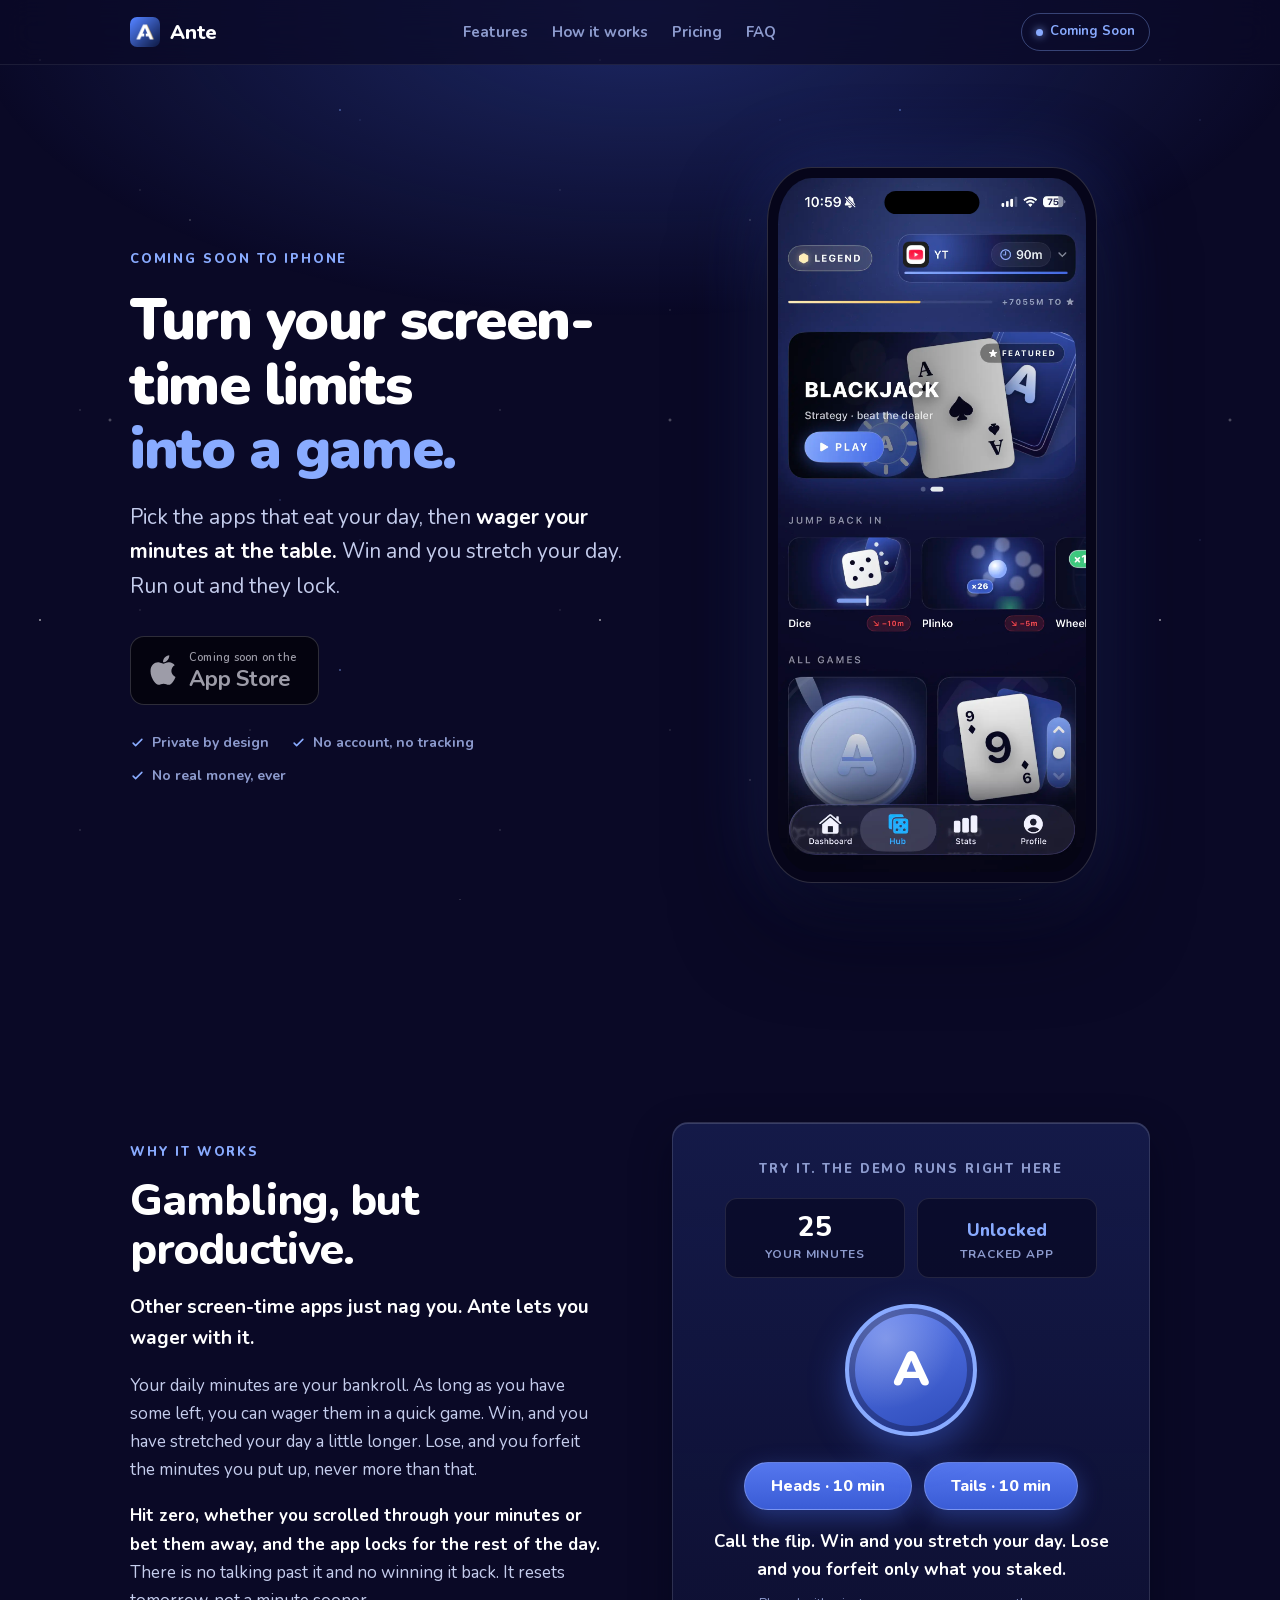
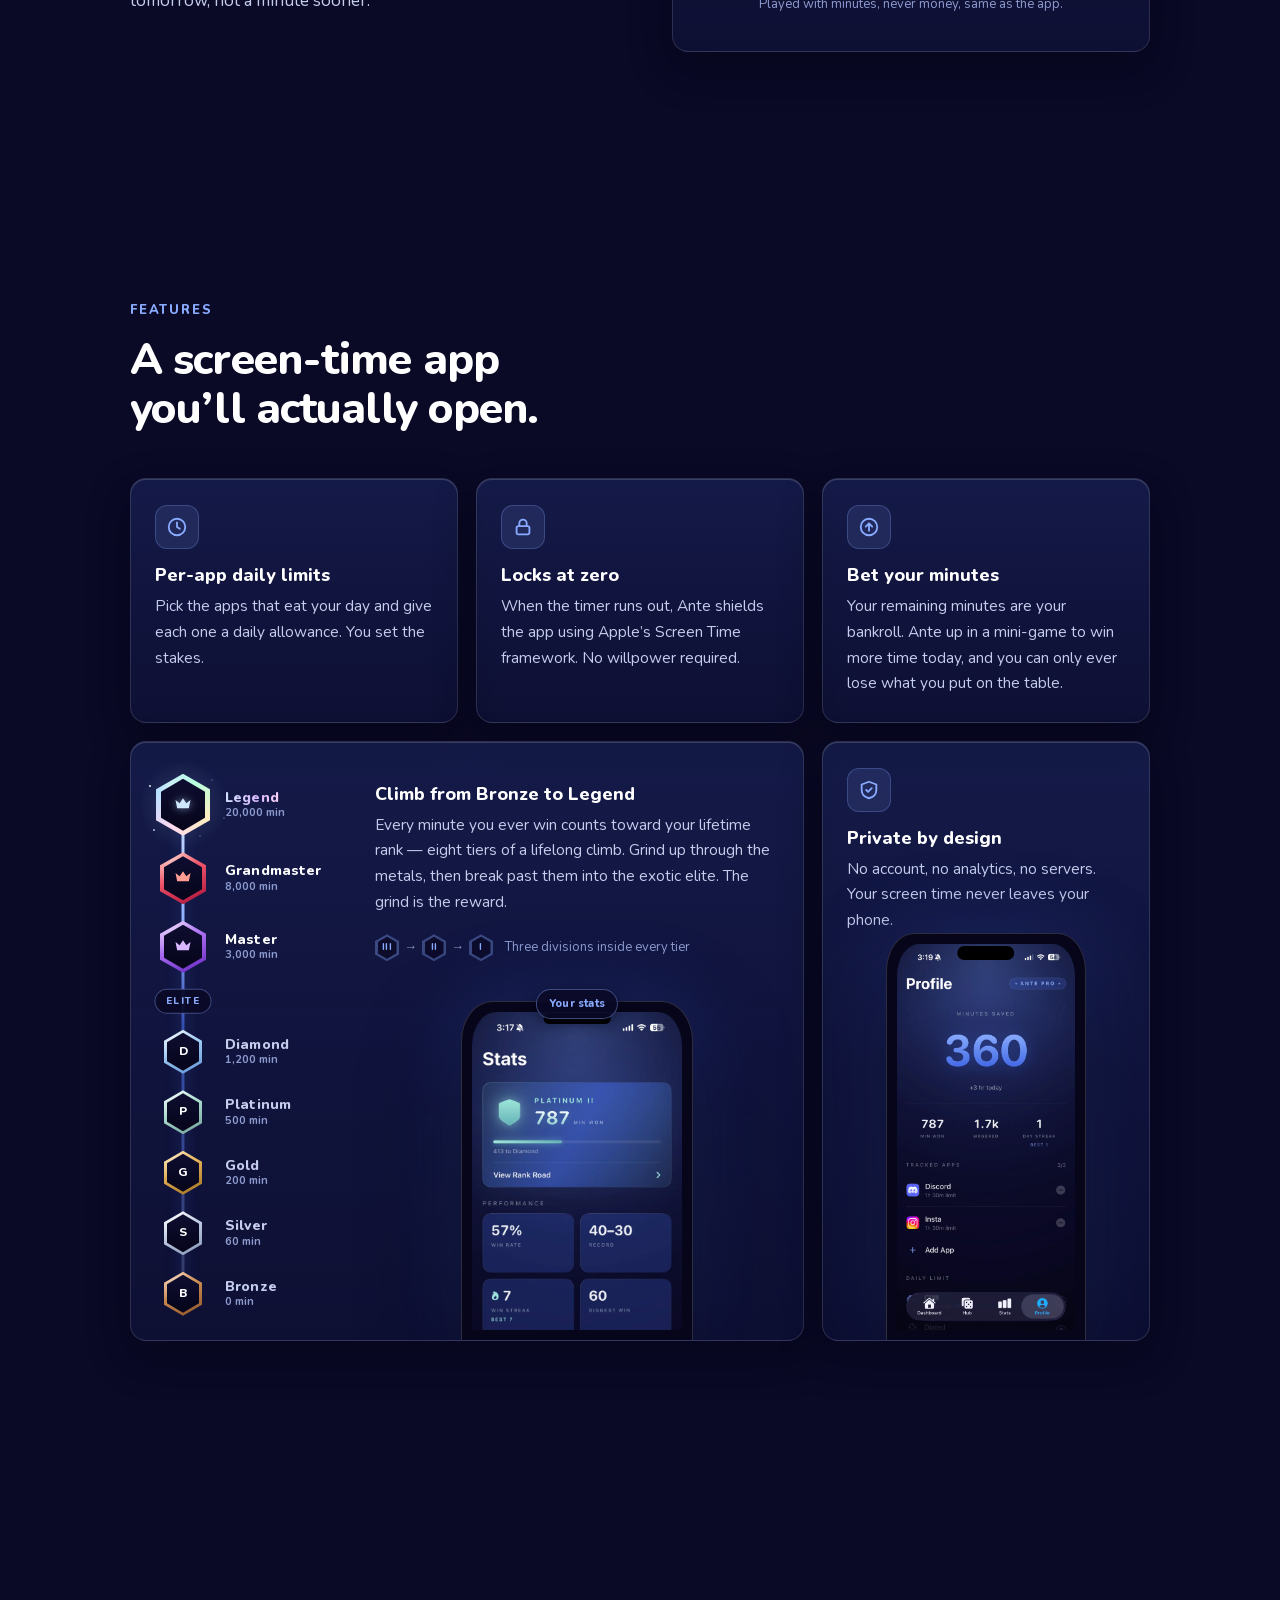
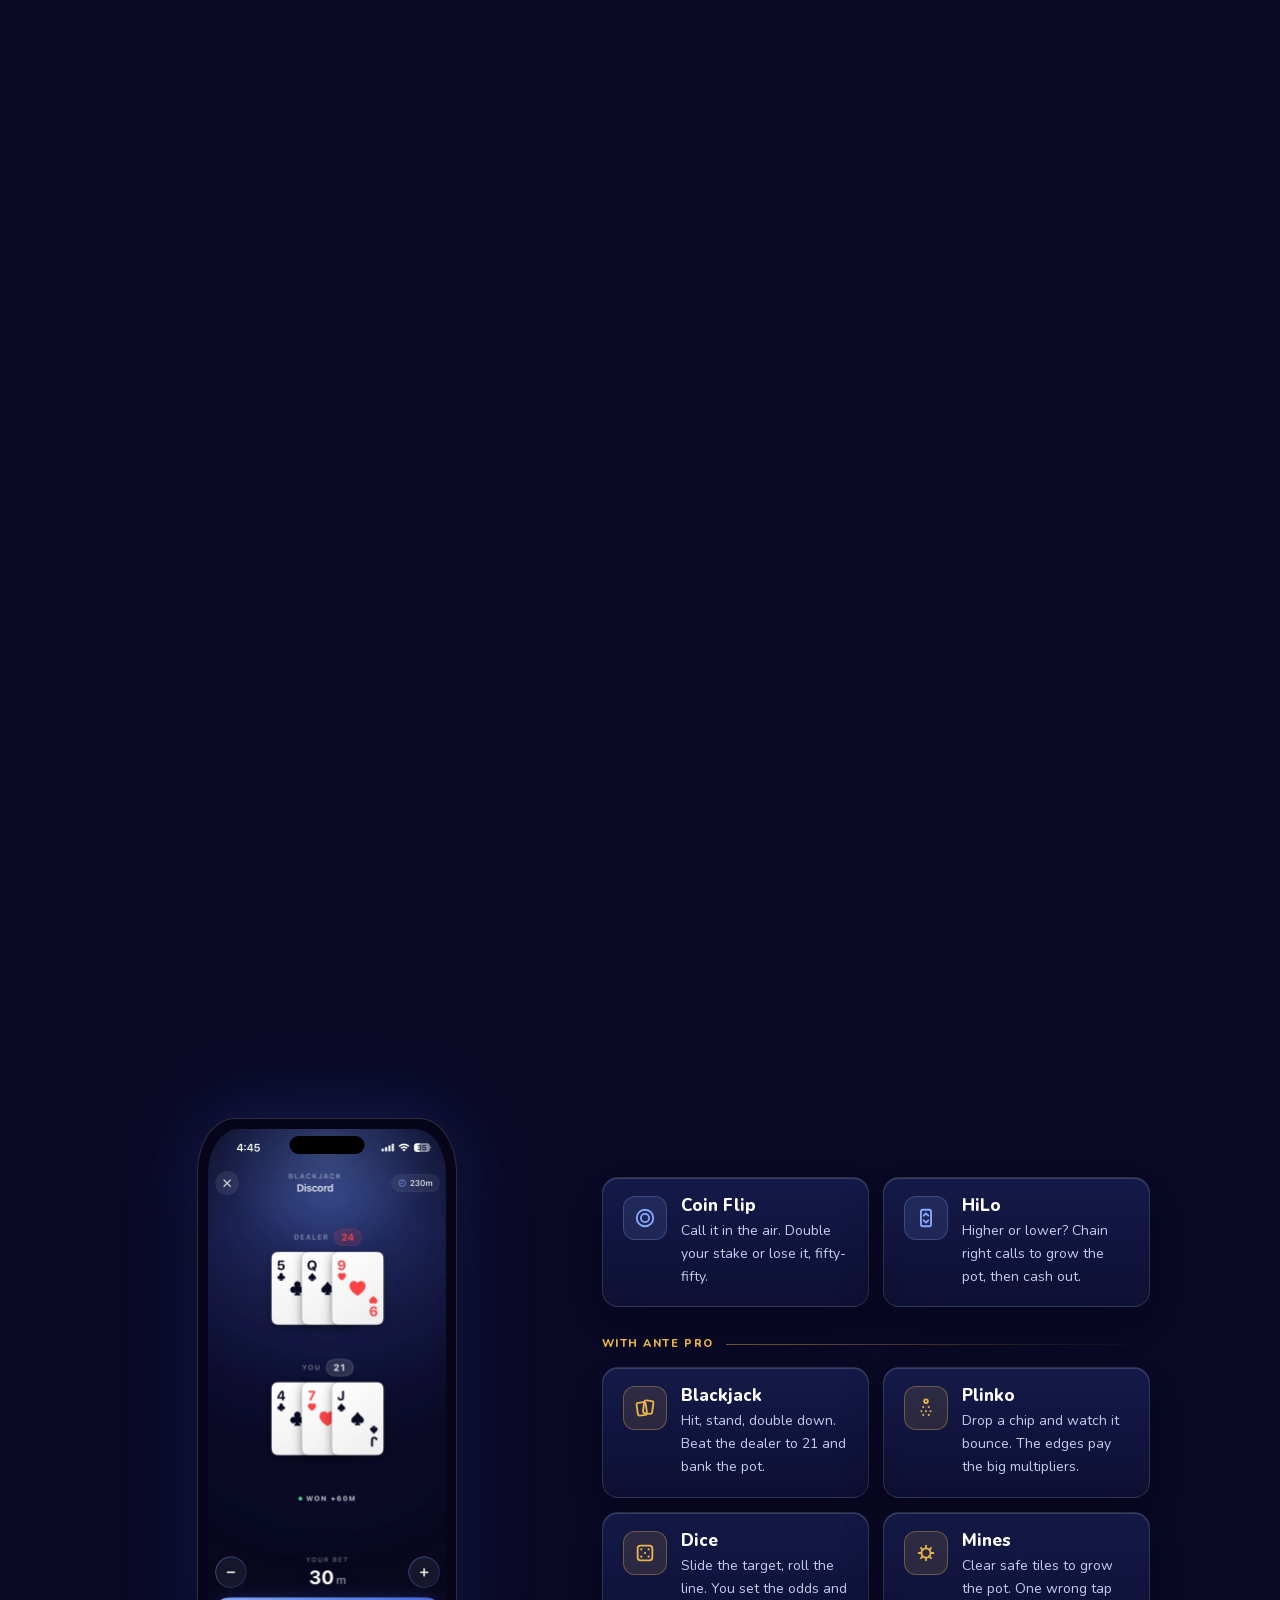
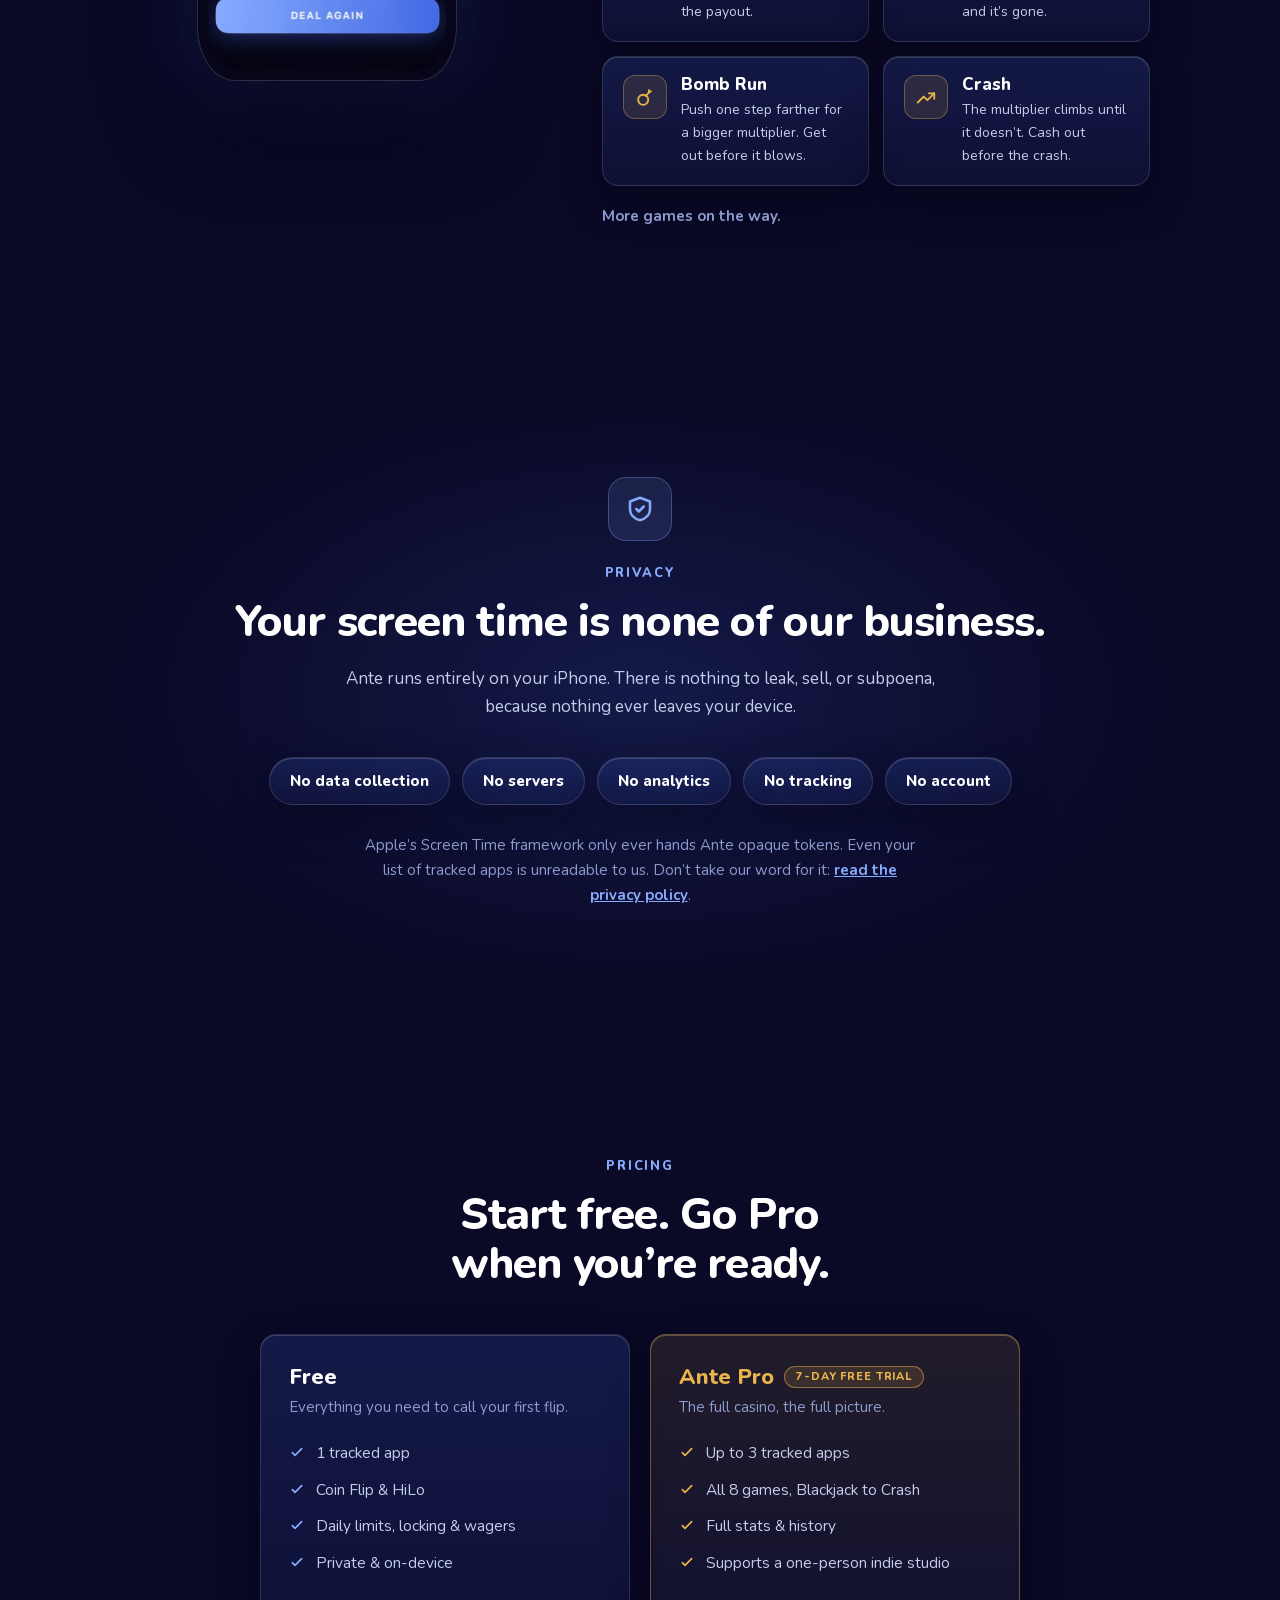
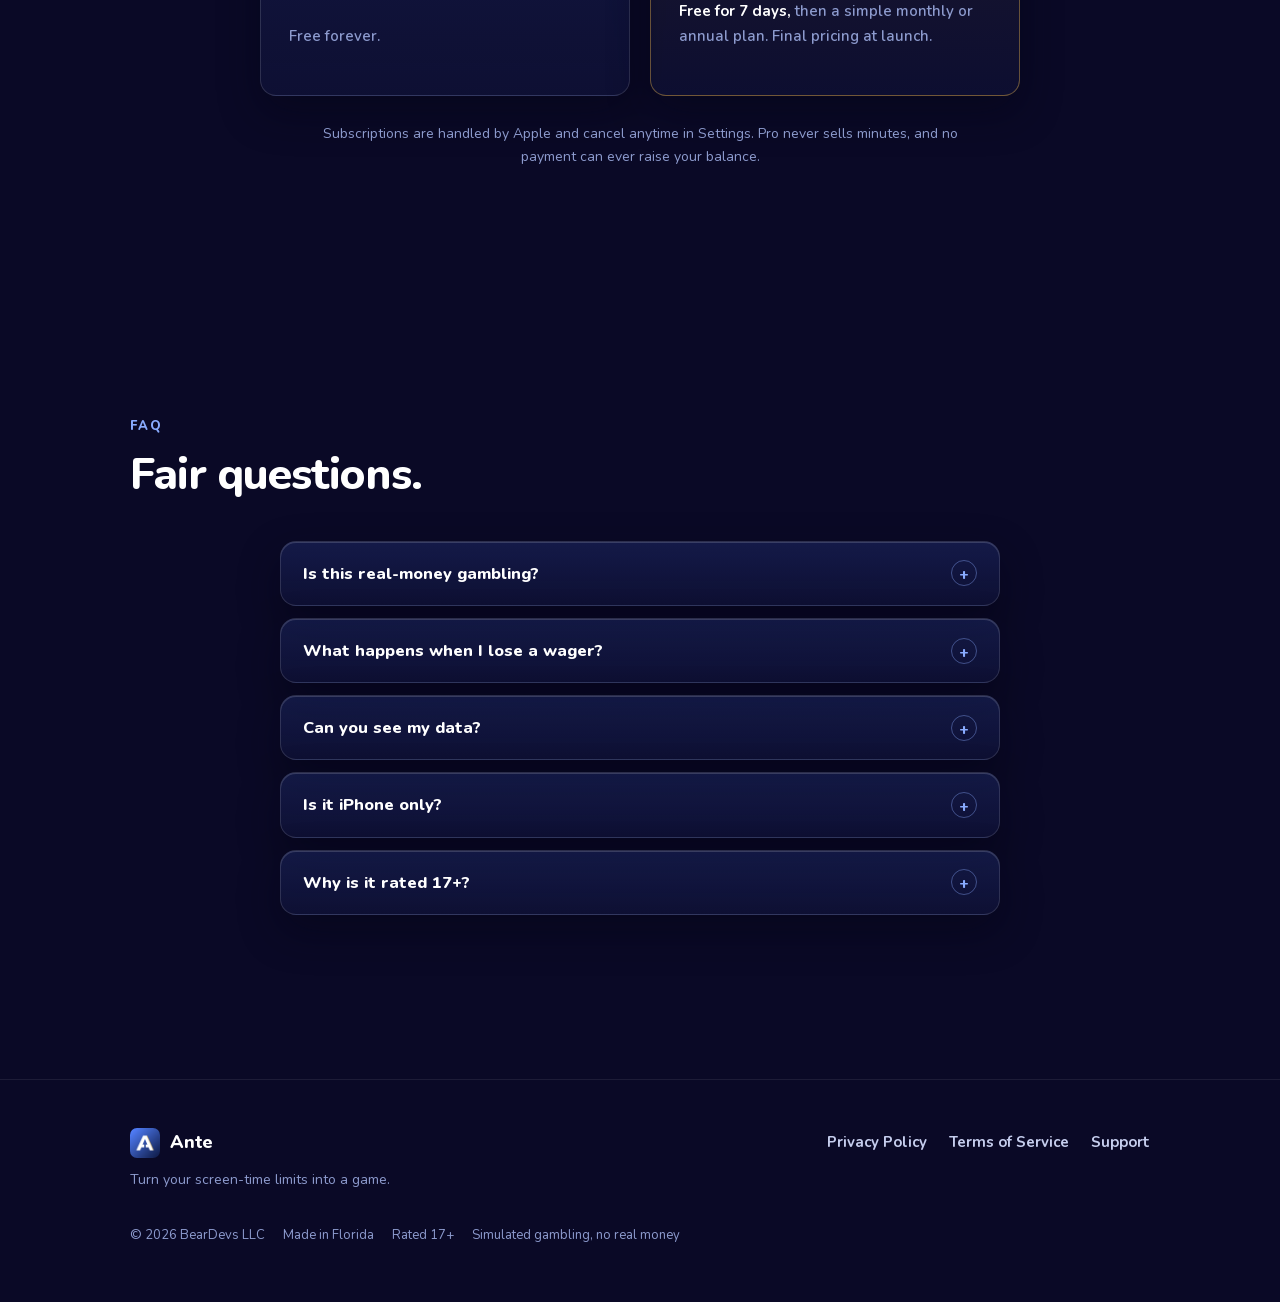
<file: index.html>
<!DOCTYPE html>
<html lang="en">
<head>
<meta charset="utf-8">
<meta name="viewport" content="width=device-width, initial-scale=1">
<title>Ante: Turn your screen-time limits into a game</title>
<meta name="description" content="Set a daily limit on the apps you overuse, then wager those minutes in quick games. Win to earn more time, lose and the app locks. Private and on-device.">
<link rel="canonical" href="https://anteapp.me/">
<meta name="theme-color" content="#0A0926">
<meta property="og:type" content="website">
<meta property="og:site_name" content="Ante">
<meta property="og:title" content="Ante: Turn your screen-time limits into a game">
<meta property="og:description" content="Set a daily limit, then wager your minutes at the table. Win and the day is yours a little longer. Run out and the app locks. Private, on-device, coming soon to iPhone.">
<meta property="og:url" content="https://anteapp.me/">
<meta property="og:image" content="https://anteapp.me/assets/og.png">
<meta property="og:image:width" content="1200">
<meta property="og:image:height" content="630">
<meta property="og:image:alt" content="Ante app icon beside the tagline: turn your screen-time limits into a game. Coming soon to iPhone.">
<meta name="twitter:card" content="summary_large_image">
<link rel="icon" type="image/png" sizes="64x64" href="/assets/favicon-64.png">
<link rel="apple-touch-icon" href="/assets/apple-touch-icon.png">
<link rel="preload" href="/assets/fonts/nunito-latin-var.woff2" as="font" type="font/woff2" crossorigin>
<link rel="stylesheet" href="/assets/site.css">
<script type="application/ld+json">
{
  "@context": "https://schema.org",
  "@graph": [
    {
      "@type": "Organization",
      "@id": "https://anteapp.me/#organization",
      "name": "BearDevs",
      "legalName": "BearDevs LLC",
      "url": "https://anteapp.me/",
      "email": "support@anteapp.me",
      "logo": {
        "@type": "ImageObject",
        "url": "https://anteapp.me/assets/apple-touch-icon.png",
        "width": 180,
        "height": 180
      }
    },
    {
      "@type": "WebSite",
      "@id": "https://anteapp.me/#website",
      "url": "https://anteapp.me/",
      "name": "Ante",
      "inLanguage": "en",
      "publisher": { "@id": "https://anteapp.me/#organization" }
    },
    {
      "@type": "MobileApplication",
      "@id": "https://anteapp.me/#app",
      "name": "Ante",
      "operatingSystem": "iOS",
      "applicationCategory": "UtilitiesApplication",
      "description": "Set daily limits on the apps you overuse, then wager those minutes in quick on-device mini-games. Win to earn more time today; run out and the app locks until tomorrow.",
      "url": "https://anteapp.me/",
      "image": "https://anteapp.me/assets/og.png",
      "publisher": { "@id": "https://anteapp.me/#organization" },
      "offers": {
        "@type": "Offer",
        "price": "0",
        "priceCurrency": "USD"
      }
    },
    {
      "@type": "FAQPage",
      "@id": "https://anteapp.me/#faq",
      "mainEntity": [
        {
          "@type": "Question",
          "name": "Is this real-money gambling?",
          "acceptedAnswer": {
            "@type": "Answer",
            "text": "No. The games are simulated and play for your own screen-time minutes. No real money goes in, and nothing of monetary value comes out. Minutes can't be bought, sold, or cashed out."
          }
        },
        {
          "@type": "Question",
          "name": "What happens when I lose a wager?",
          "acceptedAnswer": {
            "@type": "Answer",
            "text": "You forfeit the minutes you put up, and nothing beyond that. If you still have minutes left, you can keep using the app or wager again. If that bet emptied your balance, the app locks for the rest of the day and resets tomorrow."
          }
        },
        {
          "@type": "Question",
          "name": "Can you see my data?",
          "acceptedAnswer": {
            "@type": "Answer",
            "text": "No. Ante has no servers, no analytics, and no accounts. Everything stays on your device, and Apple's Screen Time framework only ever hands the app opaque tokens. The details are in our privacy policy."
          }
        },
        {
          "@type": "Question",
          "name": "Is it iPhone only?",
          "acceptedAnswer": {
            "@type": "Answer",
            "text": "Yes. Ante is built on Apple's Screen Time and Family Controls frameworks, so it's an iPhone app."
          }
        },
        {
          "@type": "Question",
          "name": "Why is it rated 17+?",
          "acceptedAnswer": {
            "@type": "Answer",
            "text": "App Store rules: any app with simulated gambling is rated 17+, even when no real money is involved. Ante's wagers are only ever your own minutes."
          }
        }
      ]
    }
  ]
}
</script>
</head>
<body>
<a class="skip-link" href="#main">Skip to content</a>
<div class="stars" aria-hidden="true"></div>

<header class="nav">
  <div class="wrap nav-inner">
    <a class="brand" href="/">
      <img src="/assets/favicon-64.png" alt="" width="30" height="30">
      Ante
    </a>
    <nav class="nav-links" aria-label="Page sections">
      <a href="#features">Features</a>
      <a href="#how">How it works</a>
      <a href="#pricing">Pricing</a>
      <a href="#faq">FAQ</a>
    </nav>
    <span class="chip"><span class="dot" aria-hidden="true"></span>Coming Soon</span>
  </div>
</header>

<main id="main">

  <!-- ============ HERO ============ -->
  <section class="hero">
    <div class="wrap hero-grid">
      <div>
        <span class="eyebrow">Coming soon to iPhone</span>
        <h1>Turn your screen-time limits <span class="accent">into a game.</span></h1>
        <p class="sub">Pick the apps that eat your day, then <strong>wager your minutes at the table.</strong> Win and you stretch your day. Run out and they lock.</p>
        <div class="cta-row">
          <!-- LAUNCH SWAP ▸ When Ante is live on the App Store, delete the <span
               class="store-badge"> block below and uncomment this link, filling
               in the real App Store URL. Nothing else needs to change.
          <a class="store-badge" style="opacity:1;filter:none" href="https://apps.apple.com/app/idXXXXXXXXXX">
            <svg class="apple" viewBox="0 0 384 512" fill="currentColor" aria-hidden="true"><path d="M318.7 268.7c-.2-36.7 16.4-64.4 50-84.8-18.8-26.9-47.2-41.7-84.7-44.6-35.5-2.8-74.3 20.7-88.5 20.7-15 0-49.4-19.7-76.4-19.7C63.3 141.2 4 184.8 4 273.5q0 39.3 14.4 81.2c12.8 36.7 59 126.7 107.2 125.2 25.2-.6 43-17.9 75.8-17.9 31.8 0 48.3 17.9 76.4 17.9 48.6-.7 90.4-82.5 102.6-119.3-65.2-30.7-61.7-90-61.7-91.9zm-56.6-164.2c27.3-32.4 24.8-61.9 24-72.5-24.1 1.4-52 16.4-67.9 34.9-17.5 19.8-27.8 44.3-25.6 71.9 26.1 2 49.9-11.4 69.5-34.3z"/></svg>
            <span><span class="small">Download on the</span><span class="big">App Store</span></span>
          </a>
          -->
          <span class="store-badge" role="img" aria-label="Coming soon on the App Store">
            <!-- Apple glyph: Font Awesome Free (CC BY 4.0) -->
            <svg class="apple" viewBox="0 0 384 512" fill="currentColor" aria-hidden="true"><path d="M318.7 268.7c-.2-36.7 16.4-64.4 50-84.8-18.8-26.9-47.2-41.7-84.7-44.6-35.5-2.8-74.3 20.7-88.5 20.7-15 0-49.4-19.7-76.4-19.7C63.3 141.2 4 184.8 4 273.5q0 39.3 14.4 81.2c12.8 36.7 59 126.7 107.2 125.2 25.2-.6 43-17.9 75.8-17.9 31.8 0 48.3 17.9 76.4 17.9 48.6-.7 90.4-82.5 102.6-119.3-65.2-30.7-61.7-90-61.7-91.9zm-56.6-164.2c27.3-32.4 24.8-61.9 24-72.5-24.1 1.4-52 16.4-67.9 34.9-17.5 19.8-27.8 44.3-25.6 71.9 26.1 2 49.9-11.4 69.5-34.3z"/></svg>
            <span><span class="small">Coming soon on the</span><span class="big">App Store</span></span>
          </span>
        </div>
        <ul class="trust-row">
          <li><svg viewBox="0 0 24 24" width="15" height="15" fill="none" stroke="currentColor" stroke-width="2.5" stroke-linecap="round" stroke-linejoin="round" aria-hidden="true"><path d="M5 13l4 4 10-10"/></svg>Private by design</li>
          <li><svg viewBox="0 0 24 24" width="15" height="15" fill="none" stroke="currentColor" stroke-width="2.5" stroke-linecap="round" stroke-linejoin="round" aria-hidden="true"><path d="M5 13l4 4 10-10"/></svg>No account, no tracking</li>
          <li><svg viewBox="0 0 24 24" width="15" height="15" fill="none" stroke="currentColor" stroke-width="2.5" stroke-linecap="round" stroke-linejoin="round" aria-hidden="true"><path d="M5 13l4 4 10-10"/></svg>No real money, ever</li>
        </ul>
      </div>
      <div class="hero-device device">
        <picture>
          <source srcset="/assets/screens/hub.webp" type="image/webp">
          <img src="/assets/screens/hub.jpeg" alt="Ante's Hub screen: a wallet of remaining minutes, the day's tracked apps, and the tables where you wager time" width="1179" height="2556" fetchpriority="high">
        </picture>
      </div>
    </div>
  </section>

  <!-- ============ HOOK + DEMO ============ -->
  <section class="section">
    <div class="wrap hook-grid">
      <div class="hook-copy reveal">
        <span class="eyebrow">Why it works</span>
        <h2>Gambling, but productive.</h2>
        <p class="kicker">Other screen-time apps just nag you. Ante lets you wager with it.</p>
        <p>Your daily minutes are your bankroll. As long as you have some left, you can wager them in a quick game. Win, and you have stretched your day a little longer. Lose, and you forfeit the minutes you put up, never more than that.</p>
        <p><strong style="color:var(--ink)">Hit zero, whether you scrolled through your minutes or bet them away, and the app locks for the rest of the day.</strong> There is no talking past it and no winning it back. It resets tomorrow, not a minute sooner.</p>
      </div>
      <div class="table-demo card reveal" style="--d:1">
        <p class="demo-label">Try it. The demo runs right here</p>
        <div class="demo-status">
          <div class="stat-box">
            <div class="num" id="demo-balance">25</div>
            <div class="lbl">Your minutes</div>
          </div>
          <div class="stat-box">
            <div class="num">
              <span class="locked-flag">
                <span id="demo-lock-text">Unlocked</span>
              </span>
            </div>
            <div class="lbl">Tracked app</div>
          </div>
        </div>
        <div class="coin-stage">
          <div class="coin" id="demo-coin" aria-hidden="true">
            <div class="face face-h">A</div>
            <div class="face face-t">
              <svg viewBox="0 0 24 24" fill="none" stroke="currentColor" stroke-width="2" stroke-linecap="round" stroke-linejoin="round"><rect x="5" y="11" width="14" height="9" rx="2"/><path d="M8 11V8a4 4 0 0 1 8 0v3"/></svg>
            </div>
          </div>
        </div>
        <div class="demo-actions">
          <button class="btn" type="button" id="demo-heads">Heads · <span class="wager-amt">10</span> min</button>
          <button class="btn" type="button" id="demo-tails">Tails · <span class="wager-amt">10</span> min</button>
          <button class="btn btn--ghost" type="button" id="demo-reset" hidden>Reset demo</button>
        </div>
        <p class="demo-result" id="demo-result" aria-live="polite">Call the flip. Win and you stretch your day. Lose and you forfeit only what you staked.</p>
        <p class="demo-fineprint">Played with minutes, never money, same as the app.</p>
      </div>
    </div>
  </section>

  <!-- ============ FEATURES ============ -->
  <section class="section" id="features">
    <div class="wrap">
      <div class="section-intro reveal">
        <span class="eyebrow">Features</span>
        <h2>A screen-time app you’ll actually open.</h2>
      </div>
      <div class="features-grid">
        <div class="feature card reveal">
          <div class="icon" aria-hidden="true"><svg viewBox="0 0 24 24" width="22" height="22" fill="none" stroke="currentColor" stroke-width="2" stroke-linecap="round" stroke-linejoin="round"><circle cx="12" cy="12" r="9"/><path d="M12 7v5l3 2"/></svg></div>
          <h3>Per-app daily limits</h3>
          <p>Pick the apps that eat your day and give each one a daily allowance. You set the stakes.</p>
        </div>
        <div class="feature card reveal" style="--d:1">
          <div class="icon" aria-hidden="true"><svg viewBox="0 0 24 24" width="22" height="22" fill="none" stroke="currentColor" stroke-width="2" stroke-linecap="round" stroke-linejoin="round"><rect x="5" y="11" width="14" height="9" rx="2"/><path d="M8 11V8a4 4 0 0 1 8 0v3"/></svg></div>
          <h3>Locks at zero</h3>
          <p>When the timer runs out, Ante shields the app using Apple’s Screen Time framework. No willpower required.</p>
        </div>
        <div class="feature card reveal" style="--d:2">
          <div class="icon" aria-hidden="true"><svg viewBox="0 0 24 24" width="22" height="22" fill="none" stroke="currentColor" stroke-width="2" stroke-linecap="round" stroke-linejoin="round"><circle cx="12" cy="12" r="9"/><path d="M12 16V8m-3.5 3.5L12 8l3.5 3.5"/></svg></div>
          <h3>Bet your minutes</h3>
          <p>Your remaining minutes are your bankroll. Ante up in a mini-game to win more time today, and you can only ever lose what you put on the table.</p>
        </div>
        <div class="feature feature--wide feature--rank card reveal">
          <div class="rank-copy">
            <h3>Climb from Bronze to Legend</h3>
            <p>Every minute you ever win counts toward your lifetime rank — eight tiers of a lifelong climb. Grind up through the metals, then break past them into the exotic elite. The grind is the reward.</p>
            <div class="rank-divisions">
              <span class="rank-divisions-hexes" aria-hidden="true">
                <span class="div-hex"><span>III</span></span>
                <span class="div-arrow">→</span>
                <span class="div-hex"><span>II</span></span>
                <span class="div-arrow">→</span>
                <span class="div-hex"><span>I</span></span>
              </span>
              <span class="div-caption">Three divisions inside every tier</span>
            </div>
          </div>
          <ol class="rank-ladder" aria-label="Rank tiers from Bronze to Legend">
            <li class="rung rung--metal" style="--i:0">
              <span class="node"><span class="hex hex--bronze"><span aria-hidden="true">B</span></span></span>
              <span class="rung-label"><span class="rung-name">Bronze</span><span class="rung-min">0 min</span></span>
            </li>
            <li class="rung rung--metal" style="--i:1">
              <span class="node"><span class="hex hex--silver"><span aria-hidden="true">S</span></span></span>
              <span class="rung-label"><span class="rung-name">Silver</span><span class="rung-min">60 min</span></span>
            </li>
            <li class="rung rung--metal" style="--i:2">
              <span class="node"><span class="hex hex--gold"><span aria-hidden="true">G</span></span></span>
              <span class="rung-label"><span class="rung-name">Gold</span><span class="rung-min">200 min</span></span>
            </li>
            <li class="rung rung--metal" style="--i:3">
              <span class="node"><span class="hex hex--platinum"><span aria-hidden="true">P</span></span></span>
              <span class="rung-label"><span class="rung-name">Platinum</span><span class="rung-min">500 min</span></span>
            </li>
            <li class="rung rung--metal" style="--i:4">
              <span class="node"><span class="hex hex--diamond"><span aria-hidden="true">D</span></span></span>
              <span class="rung-label"><span class="rung-name">Diamond</span><span class="rung-min">1,200 min</span></span>
            </li>
            <li class="rung-divider" aria-hidden="true"><span>Elite</span></li>
            <li class="rung rung--exotic" style="--i:5">
              <span class="node"><span class="hex hex--master"><span aria-hidden="true"><svg viewBox="0 0 24 24" width="20" height="20" fill="currentColor"><path d="M5 16L3 6l5 4 4-6 4 6 5-4-2 10H5z"/></svg></span></span></span>
              <span class="rung-label"><span class="rung-name">Master</span><span class="rung-min">3,000 min</span></span>
            </li>
            <li class="rung rung--exotic" style="--i:6">
              <span class="node"><span class="hex hex--grandmaster"><span aria-hidden="true"><svg viewBox="0 0 24 24" width="20" height="20" fill="currentColor"><path d="M5 16L3 6l5 4 4-6 4 6 5-4-2 10H5z"/></svg></span></span></span>
              <span class="rung-label"><span class="rung-name">Grandmaster</span><span class="rung-min">8,000 min</span></span>
            </li>
            <li class="rung rung--exotic rung--legend" style="--i:7">
              <span class="node"><span class="hex hex--legend"><span aria-hidden="true"><svg viewBox="0 0 24 24" width="20" height="20" fill="currentColor"><path d="M5 16L3 6l5 4 4-6 4 6 5-4-2 10H5z"/></svg></span></span></span>
              <span class="rung-label"><span class="rung-name">Legend</span><span class="rung-min">20,000 min</span></span>
            </li>
          </ol>
          <div class="rank-device device">
            <span class="rank-device-tag" aria-hidden="true">Your stats</span>
            <picture>
              <source srcset="/assets/screens/player-card.webp" type="image/webp">
              <img src="/assets/screens/player-card.jpeg" alt="Ante's player card: rank badge, lifetime minutes won, and win streak" width="1179" height="2556" loading="lazy">
            </picture>
          </div>
        </div>
        <div class="feature feature--private card reveal" style="--d:1">
          <div class="icon" aria-hidden="true"><svg viewBox="0 0 24 24" width="22" height="22" fill="none" stroke="currentColor" stroke-width="2" stroke-linecap="round" stroke-linejoin="round"><path d="M12 3l8 3v6c0 4.5-3.4 7.8-8 9-4.6-1.2-8-4.5-8-9V6z"/><path d="M9 12l2 2 4-4"/></svg></div>
          <h3>Private by design</h3>
          <p>No account, no analytics, no servers. Your screen time never leaves your phone.</p>
          <div class="private-device device">
            <picture>
              <source srcset="/assets/screens/profile.webp" type="image/webp">
              <img src="/assets/screens/privacy.jpeg" alt="Ante's privacy settings: no account, no analytics, all data kept on-device" width="1179" height="2556" loading="lazy">
            </picture>
          </div>
        </div>
        <div class="feature feature--full feature--pro card card--gold reveal">
          <div class="pro-inner">
            <div>
              <h3>Ante Pro</h3>
              <p>Track up to three apps, unlock all eight games, and get your full stats. Seven days free.</p>
            </div>
            <a class="btn btn--gold" href="#pricing">See pricing</a>
          </div>
        </div>
      </div>
    </div>
  </section>

  <!-- ============ HOW IT WORKS ============ -->
  <section class="section" id="how">
    <div class="wrap how-grid">
      <div>
        <div class="section-intro reveal">
          <span class="eyebrow">How it works</span>
          <h2>Four steps to a fair fight with your phone.</h2>
        </div>
        <ol class="steps">
          <li class="card reveal"><h3>Pick your apps</h3><p>Choose the apps that always swallow your evening.</p></li>
          <li class="card reveal" style="--d:1"><h3>Set a daily limit</h3><p>Give each one an allowance of minutes. That allowance is your bankroll.</p></li>
          <li class="card reveal" style="--d:2"><h3>Wager it if you dare</h3><p>Bet your minutes in a quick game. Win and you stretch your day. Lose and you forfeit the stake, never more.</p></li>
          <li class="card reveal" style="--d:3"><h3>Run out, it locks</h3><p>Whether you use your minutes up or bet them away, hitting zero shields the app for the rest of the day. It resets tomorrow.</p></li>
        </ol>
      </div>
      <div class="how-device device reveal">
        <picture>
          <source srcset="/assets/screens/dashboard.webp" type="image/webp">
          <img src="/assets/screens/dashboard.jpeg" alt="Ante's dashboard: today's usage per tracked app, time remaining, and limits" width="1179" height="2556" loading="lazy">
        </picture>
      </div>
    </div>
  </section>

  <!-- ============ GAMES ============ -->
  <section class="section" id="games">
    <div class="wrap games-grid">
      <div class="games-device device reveal">
        <picture>
          <source srcset="/assets/screens/game.webp" type="image/webp">
          <img src="/assets/screens/game.jpeg" alt="Ante's Blackjack table: a hand in play with minutes wagered in the pot" width="1179" height="2556" loading="lazy">
        </picture>
      </div>
      <div>
        <div class="section-intro reveal">
          <span class="eyebrow">The games</span>
          <h2>Real stakes. Zero dollars.</h2>
          <p>Every wager is played in minutes of your own screen time. No real money in, none out, ever.</p>
        </div>
        <div class="game-cards">
          <p class="game-group-label reveal">In the free app</p>
          <div class="game-grid">
            <div class="game-card card reveal">
              <div class="icon" aria-hidden="true"><svg viewBox="0 0 24 24" width="22" height="22" fill="none" stroke="currentColor" stroke-width="2" stroke-linecap="round" stroke-linejoin="round"><circle cx="12" cy="12" r="9"/><circle cx="12" cy="12" r="4.5"/></svg></div>
              <div>
                <h3>Coin Flip</h3>
                <p>Call it in the air. Double your stake or lose it, fifty-fifty.</p>
              </div>
            </div>
            <div class="game-card card reveal" style="--d:1">
              <div class="icon" aria-hidden="true"><svg viewBox="0 0 24 24" width="22" height="22" fill="none" stroke="currentColor" stroke-width="2" stroke-linecap="round" stroke-linejoin="round"><rect x="6.5" y="3" width="11" height="18" rx="2"/><path d="M9.5 9.5 12 7l2.5 2.5"/><path d="M9.5 14.5 12 17l2.5-2.5"/></svg></div>
              <div>
                <h3>HiLo</h3>
                <p>Higher or lower? Chain right calls to grow the pot, then cash out.</p>
              </div>
            </div>
          </div>
          <p class="game-group-label game-group-label--gold reveal">With Ante Pro</p>
          <div class="game-grid">
            <div class="game-card game-card--gold card reveal">
              <div class="icon" aria-hidden="true"><svg viewBox="0 0 24 24" width="22" height="22" fill="none" stroke="currentColor" stroke-width="2" stroke-linecap="round" stroke-linejoin="round"><rect x="3.5" y="6" width="10" height="14" rx="2" transform="rotate(-8 8.5 13)"/><rect x="10.5" y="4" width="10" height="14" rx="2" transform="rotate(8 15.5 11)"/></svg></div>
              <div>
                <h3>Blackjack</h3>
                <p>Hit, stand, double down. Beat the dealer to 21 and bank the pot.</p>
              </div>
            </div>
            <div class="game-card game-card--gold card reveal" style="--d:1">
              <div class="icon" aria-hidden="true"><svg viewBox="0 0 24 24" width="22" height="22" fill="none" stroke="currentColor" stroke-width="2" stroke-linecap="round" stroke-linejoin="round"><circle cx="12" cy="4.5" r="2"/><circle cx="9" cy="11" r="1.1" fill="currentColor" stroke="none"/><circle cx="15" cy="11" r="1.1" fill="currentColor" stroke="none"/><circle cx="7" cy="15.5" r="1.1" fill="currentColor" stroke="none"/><circle cx="12" cy="15.5" r="1.1" fill="currentColor" stroke="none"/><circle cx="17" cy="15.5" r="1.1" fill="currentColor" stroke="none"/><circle cx="9" cy="19.5" r="1.1" fill="currentColor" stroke="none"/><circle cx="15" cy="19.5" r="1.1" fill="currentColor" stroke="none"/></svg></div>
              <div>
                <h3>Plinko</h3>
                <p>Drop a chip and watch it bounce. The edges pay the big multipliers.</p>
              </div>
            </div>
            <div class="game-card game-card--gold card reveal" style="--d:2">
              <div class="icon" aria-hidden="true"><svg viewBox="0 0 24 24" width="22" height="22" fill="none" stroke="currentColor" stroke-width="2" stroke-linecap="round" stroke-linejoin="round"><rect x="4" y="4" width="16" height="16" rx="3"/><circle cx="8" cy="8" r="1.2" fill="currentColor" stroke="none"/><circle cx="16" cy="8" r="1.2" fill="currentColor" stroke="none"/><circle cx="12" cy="12" r="1.2" fill="currentColor" stroke="none"/><circle cx="8" cy="16" r="1.2" fill="currentColor" stroke="none"/><circle cx="16" cy="16" r="1.2" fill="currentColor" stroke="none"/></svg></div>
              <div>
                <h3>Dice</h3>
                <p>Slide the target, roll the line. You set the odds and the payout.</p>
              </div>
            </div>
            <div class="game-card game-card--gold card reveal" style="--d:3">
              <div class="icon" aria-hidden="true"><svg viewBox="0 0 24 24" width="22" height="22" fill="none" stroke="currentColor" stroke-width="2" stroke-linecap="round" stroke-linejoin="round"><circle cx="12" cy="12" r="5"/><path d="M12 7V4M12 17v3M17 12h3M7 12H4M15.5 8.5l2-2M8.5 8.5l-2-2M15.5 15.5l2 2M8.5 15.5l-2 2"/></svg></div>
              <div>
                <h3>Mines</h3>
                <p>Clear safe tiles to grow the pot. One wrong tap and it’s gone.</p>
              </div>
            </div>
            <div class="game-card game-card--gold card reveal" style="--d:4">
              <div class="icon" aria-hidden="true"><svg viewBox="0 0 24 24" width="22" height="22" fill="none" stroke="currentColor" stroke-width="2" stroke-linecap="round" stroke-linejoin="round"><circle cx="10" cy="15" r="5.5"/><path d="M13 11c.8-1.7 2.3-2.3 3.4-4.2"/><path d="M16.4 6.8l2.1-1M16.4 6.8l-.2-2.3"/></svg></div>
              <div>
                <h3>Bomb Run</h3>
                <p>Push one step farther for a bigger multiplier. Get out before it blows.</p>
              </div>
            </div>
            <div class="game-card game-card--gold card reveal" style="--d:5">
              <div class="icon" aria-hidden="true"><svg viewBox="0 0 24 24" width="22" height="22" fill="none" stroke="currentColor" stroke-width="2" stroke-linecap="round" stroke-linejoin="round"><path d="M3 18l6.5-6.5 4 4L21 8"/><path d="M15 8h6v6"/></svg></div>
              <div>
                <h3>Crash</h3>
                <p>The multiplier climbs until it doesn’t. Cash out before the crash.</p>
              </div>
            </div>
          </div>
          <p class="games-more reveal">More games on the way.</p>
        </div>
      </div>
    </div>
  </section>

  <!-- ============ PRIVACY ============ -->
  <section class="section privacy center" id="privacy">
    <div class="wrap reveal">
      <div class="shield" aria-hidden="true"><svg viewBox="0 0 24 24" width="30" height="30" fill="none" stroke="currentColor" stroke-width="2" stroke-linecap="round" stroke-linejoin="round"><path d="M12 3l8 3v6c0 4.5-3.4 7.8-8 9-4.6-1.2-8-4.5-8-9V6z"/><path d="M9 12l2 2 4-4"/></svg></div>
      <span class="eyebrow">Privacy</span>
      <h2>Your screen time is none of our business.</h2>
      <p class="section-intro">Ante runs entirely on your iPhone. There is nothing to leak, sell, or subpoena, because nothing ever leaves your device.</p>
      <ul class="privacy-points">
        <li class="card">No data collection</li>
        <li class="card">No servers</li>
        <li class="card">No analytics</li>
        <li class="card">No tracking</li>
        <li class="card">No account</li>
      </ul>
      <p class="privacy-note">Apple’s Screen Time framework only ever hands Ante opaque tokens. Even your list of tracked apps is unreadable to us. Don’t take our word for it: <a href="/privacy/">read the privacy policy</a>.</p>
    </div>
  </section>

  <!-- ============ PRICING ============ -->
  <section class="section center" id="pricing">
    <div class="wrap">
      <div class="section-intro reveal">
        <span class="eyebrow">Pricing</span>
        <h2>Start free. Go Pro when you’re ready.</h2>
      </div>
      <div class="pricing-grid">
        <div class="plan card reveal">
          <h3>Free</h3>
          <p class="plan-sub">Everything you need to call your first flip.</p>
          <ul>
            <li><svg viewBox="0 0 24 24" width="16" height="16" fill="none" stroke="currentColor" stroke-width="2.5" stroke-linecap="round" stroke-linejoin="round" aria-hidden="true"><path d="M5 13l4 4 10-10"/></svg>1 tracked app</li>
            <li><svg viewBox="0 0 24 24" width="16" height="16" fill="none" stroke="currentColor" stroke-width="2.5" stroke-linecap="round" stroke-linejoin="round" aria-hidden="true"><path d="M5 13l4 4 10-10"/></svg>Coin Flip &amp; HiLo</li>
            <li><svg viewBox="0 0 24 24" width="16" height="16" fill="none" stroke="currentColor" stroke-width="2.5" stroke-linecap="round" stroke-linejoin="round" aria-hidden="true"><path d="M5 13l4 4 10-10"/></svg>Daily limits, locking &amp; wagers</li>
            <li><svg viewBox="0 0 24 24" width="16" height="16" fill="none" stroke="currentColor" stroke-width="2.5" stroke-linecap="round" stroke-linejoin="round" aria-hidden="true"><path d="M5 13l4 4 10-10"/></svg>Private &amp; on-device</li>
          </ul>
          <p class="price-line plan-cta"><span class="muted">Free forever.</span></p>
        </div>
        <div class="plan plan--pro card card--gold reveal" style="--d:1">
          <h3><span class="pro-word">Ante Pro</span> <span class="trial-pill">7-day free trial</span></h3>
          <p class="plan-sub">The full casino, the full picture.</p>
          <ul>
            <li><svg viewBox="0 0 24 24" width="16" height="16" fill="none" stroke="currentColor" stroke-width="2.5" stroke-linecap="round" stroke-linejoin="round" aria-hidden="true"><path d="M5 13l4 4 10-10"/></svg>Up to 3 tracked apps</li>
            <li><svg viewBox="0 0 24 24" width="16" height="16" fill="none" stroke="currentColor" stroke-width="2.5" stroke-linecap="round" stroke-linejoin="round" aria-hidden="true"><path d="M5 13l4 4 10-10"/></svg>All 8 games, Blackjack to Crash</li>
            <li><svg viewBox="0 0 24 24" width="16" height="16" fill="none" stroke="currentColor" stroke-width="2.5" stroke-linecap="round" stroke-linejoin="round" aria-hidden="true"><path d="M5 13l4 4 10-10"/></svg>Full stats &amp; history</li>
            <li><svg viewBox="0 0 24 24" width="16" height="16" fill="none" stroke="currentColor" stroke-width="2.5" stroke-linecap="round" stroke-linejoin="round" aria-hidden="true"><path d="M5 13l4 4 10-10"/></svg>Supports a one-person indie studio</li>
          </ul>
          <!-- PRICE ▸ When pricing is final, replace the .price-line below with e.g.:
          <p class="price-line plan-cta"><strong>$X.99/month</strong> or <strong>$XX.99/year</strong> <span class="muted">· after your 7-day free trial</span></p>
          -->
          <p class="price-line plan-cta">Free for 7 days, <span class="muted">then a simple monthly or annual plan. Final pricing at launch.</span></p>
        </div>
      </div>
      <p class="pricing-foot reveal">Subscriptions are handled by Apple and cancel anytime in Settings. Pro never sells minutes, and no payment can ever raise your balance.</p>
    </div>
  </section>

  <!-- ============ FAQ ============ -->
  <section class="section" id="faq">
    <div class="wrap">
      <div class="section-intro reveal">
        <span class="eyebrow">FAQ</span>
        <h2>Fair questions.</h2>
      </div>
      <div class="faq-list reveal">
        <details class="card">
          <summary>Is this real-money gambling?</summary>
          <div class="answer"><p>No. The games are simulated and play for your own screen-time minutes. No real money goes in, and nothing of monetary value comes out. Minutes can’t be bought, sold, or cashed out.</p></div>
        </details>
        <details class="card">
          <summary>What happens when I lose a wager?</summary>
          <div class="answer"><p>You forfeit the minutes you put up, and nothing beyond that. If you still have minutes left, you can keep using the app or wager again. If that bet emptied your balance, the app locks for the rest of the day and resets tomorrow.</p></div>
        </details>
        <details class="card">
          <summary>Can you see my data?</summary>
          <div class="answer"><p>No. Ante has no servers, no analytics, and no accounts. Everything stays on your device, and Apple’s Screen Time framework only ever hands the app opaque tokens. The details are in our <a href="/privacy/">privacy policy</a>.</p></div>
        </details>
        <details class="card">
          <summary>Is it iPhone only?</summary>
          <div class="answer"><p>Yes. Ante is built on Apple’s Screen Time and Family Controls frameworks, so it’s an iPhone app.</p></div>
        </details>
        <details class="card">
          <summary>Why is it rated 17+?</summary>
          <div class="answer"><p>App Store rules: any app with simulated gambling is rated 17+, even when no real money is involved. Ante’s wagers are only ever your own minutes.</p></div>
        </details>
      </div>
    </div>
  </section>
</main>

<!-- ============ FOOTER ============ -->
<footer class="footer">
  <div class="wrap">
    <div class="footer-grid">
      <div>
        <a class="brand" href="/">
          <img src="/assets/favicon-64.png" alt="" width="30" height="30">
          Ante
        </a>
        <p class="tagline">Turn your screen-time limits into a game.</p>
      </div>
      <ul class="footer-links">
        <li><a href="/privacy/">Privacy Policy</a></li>
        <li><a href="/terms/">Terms of Service</a></li>
        <li><a href="mailto:support@anteapp.me">Support</a></li>
      </ul>
    </div>
    <div class="footer-meta">
      <span>© 2026 BearDevs LLC</span>
      <span>Made in Florida</span>
      <span>Rated 17+</span>
      <span>Simulated gambling, no real money</span>
    </div>
  </div>
</footer>

<script>
(function () {
  var doc = document.documentElement;
  doc.classList.add("js");
  var reduceMotion = window.matchMedia("(prefers-reduced-motion: reduce)").matches;

  /* ---- Scroll reveals ---- */
  if ("IntersectionObserver" in window) {
    var io = new IntersectionObserver(function (entries) {
      entries.forEach(function (entry) {
        if (entry.isIntersecting) {
          entry.target.classList.add("in");
          io.unobserve(entry.target);
        }
      });
    }, { threshold: 0.12, rootMargin: "0px 0px -40px 0px" });
    document.querySelectorAll(".reveal").forEach(function (el) { io.observe(el); });
  } else {
    doc.classList.remove("js");
  }

  /* ---- Coin-flip demo ---- */
  var coin = document.getElementById("demo-coin");
  var balanceEl = document.getElementById("demo-balance");
  var resultEl = document.getElementById("demo-result");
  var lockText = document.getElementById("demo-lock-text");
  var headsBtn = document.getElementById("demo-heads");
  var tailsBtn = document.getElementById("demo-tails");
  var resetBtn = document.getElementById("demo-reset");
  var wagerEls = document.querySelectorAll(".wager-amt");
  if (!coin) return;

  var START = 25;
  var balance = START;
  var rotation = 0;
  var busy = false;

  function wager() { return Math.min(10, balance); }

  function renderLock() {
    var locked = balance <= 0;
    lockText.textContent = locked ? "Locked" : "Unlocked";
  }

  function sync() {
    balanceEl.textContent = balance;
    wagerEls.forEach(function (el) { el.textContent = wager(); });
    renderLock();
    var out = balance <= 0;
    var hadFocus = document.activeElement === headsBtn || document.activeElement === tailsBtn;
    headsBtn.disabled = tailsBtn.disabled = out;
    resetBtn.hidden = !out;
    if (out && hadFocus) resetBtn.focus(); /* keep keyboard focus alive */
  }

  function flip(calledTails) {
    if (busy || balance <= 0) return;
    busy = true;
    sync();
    var stake = wager();
    var landedTails = Math.random() < 0.5;
    var won = landedTails === calledTails;
    var side = landedTails ? "Tails" : "Heads";

    var current = ((rotation % 360) + 360) % 360;
    rotation += 1800 + (landedTails ? 180 : 0) - current;
    coin.style.transform = "rotateY(" + rotation + "deg)";

    var settled = false;
    function settle() {
      if (settled) return;
      settled = true;
      if (won) {
        balance += stake;
        resultEl.innerHTML = "<span class=\"good\">" + side + ", you called it.</span> +" + stake + " min. You stretched your day a little longer.";
      } else {
        balance -= stake;
        if (balance <= 0) {
          resultEl.textContent = side + ". That clears out the " + stake + " you staked, so you’re at zero. The app locks for the rest of today and resets tomorrow.";
        } else {
          resultEl.textContent = side + ". You forfeit the " + stake + " you staked, and nothing more. " + balance + " min still on the table.";
        }
      }
      busy = false;
      sync();
    }

    if (reduceMotion) {
      settle();
    } else {
      coin.addEventListener("transitionend", settle, { once: true });
      setTimeout(settle, 1700); /* fallback if transitionend never fires */
    }
  }

  headsBtn.addEventListener("click", function () { flip(false); });
  tailsBtn.addEventListener("click", function () { flip(true); });
  resetBtn.addEventListener("click", function () {
    balance = START;
    resultEl.textContent = "Call the flip. Win and you stretch your day. Lose and you forfeit only what you staked.";
    sync();
  });
  sync();
})();
</script>
</body>
</html>
</file>
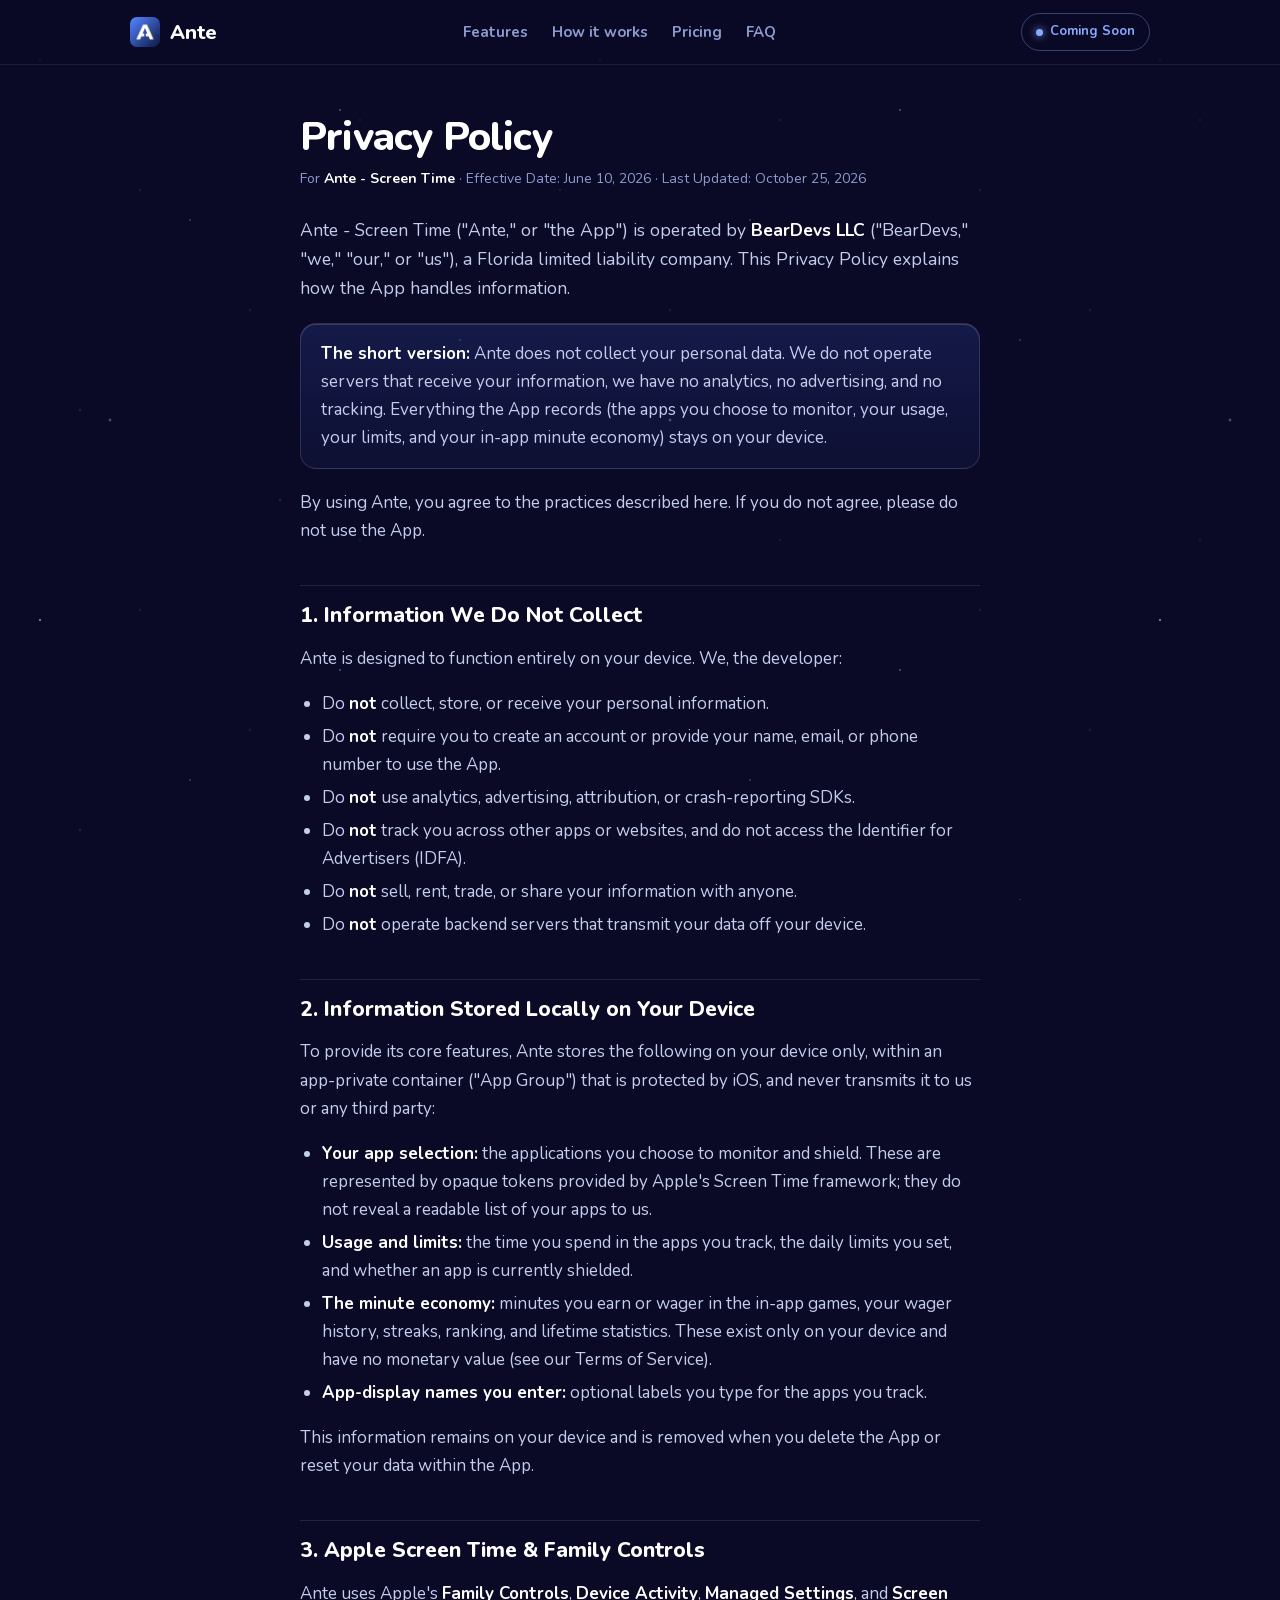
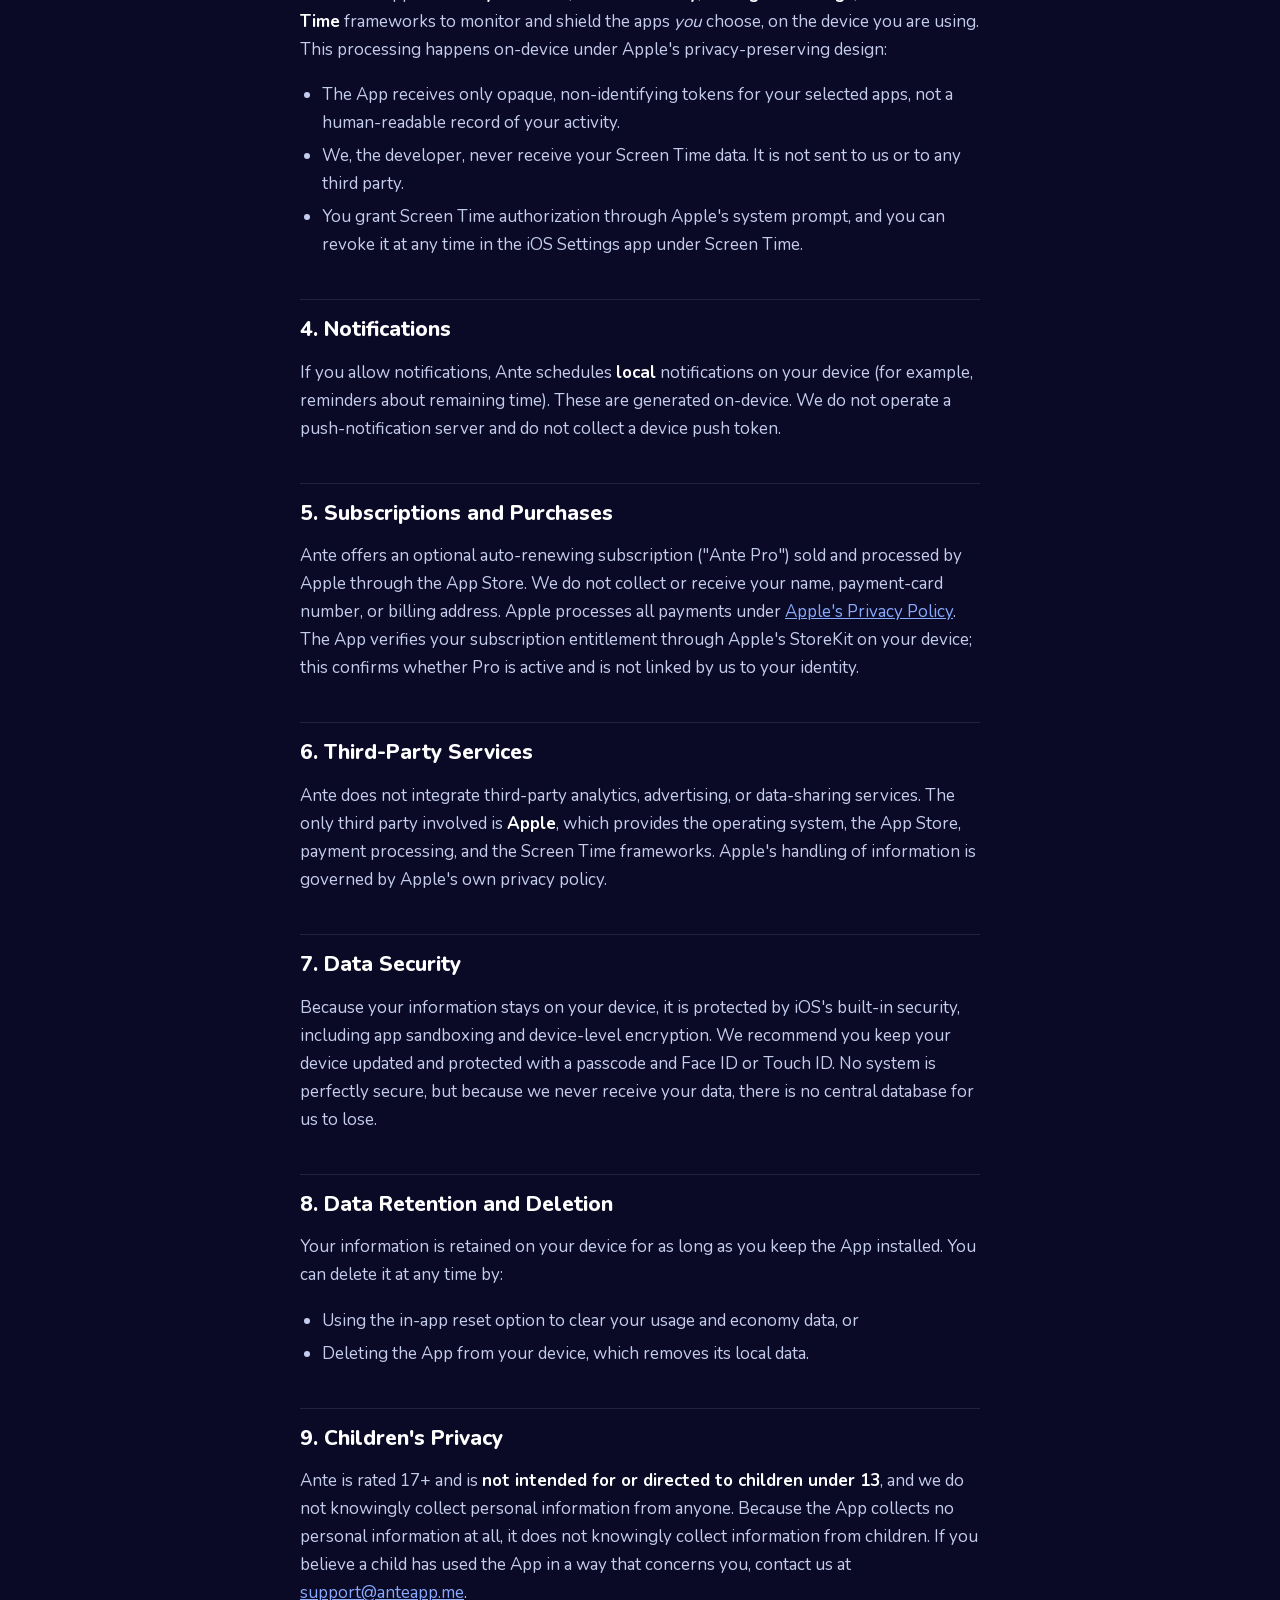
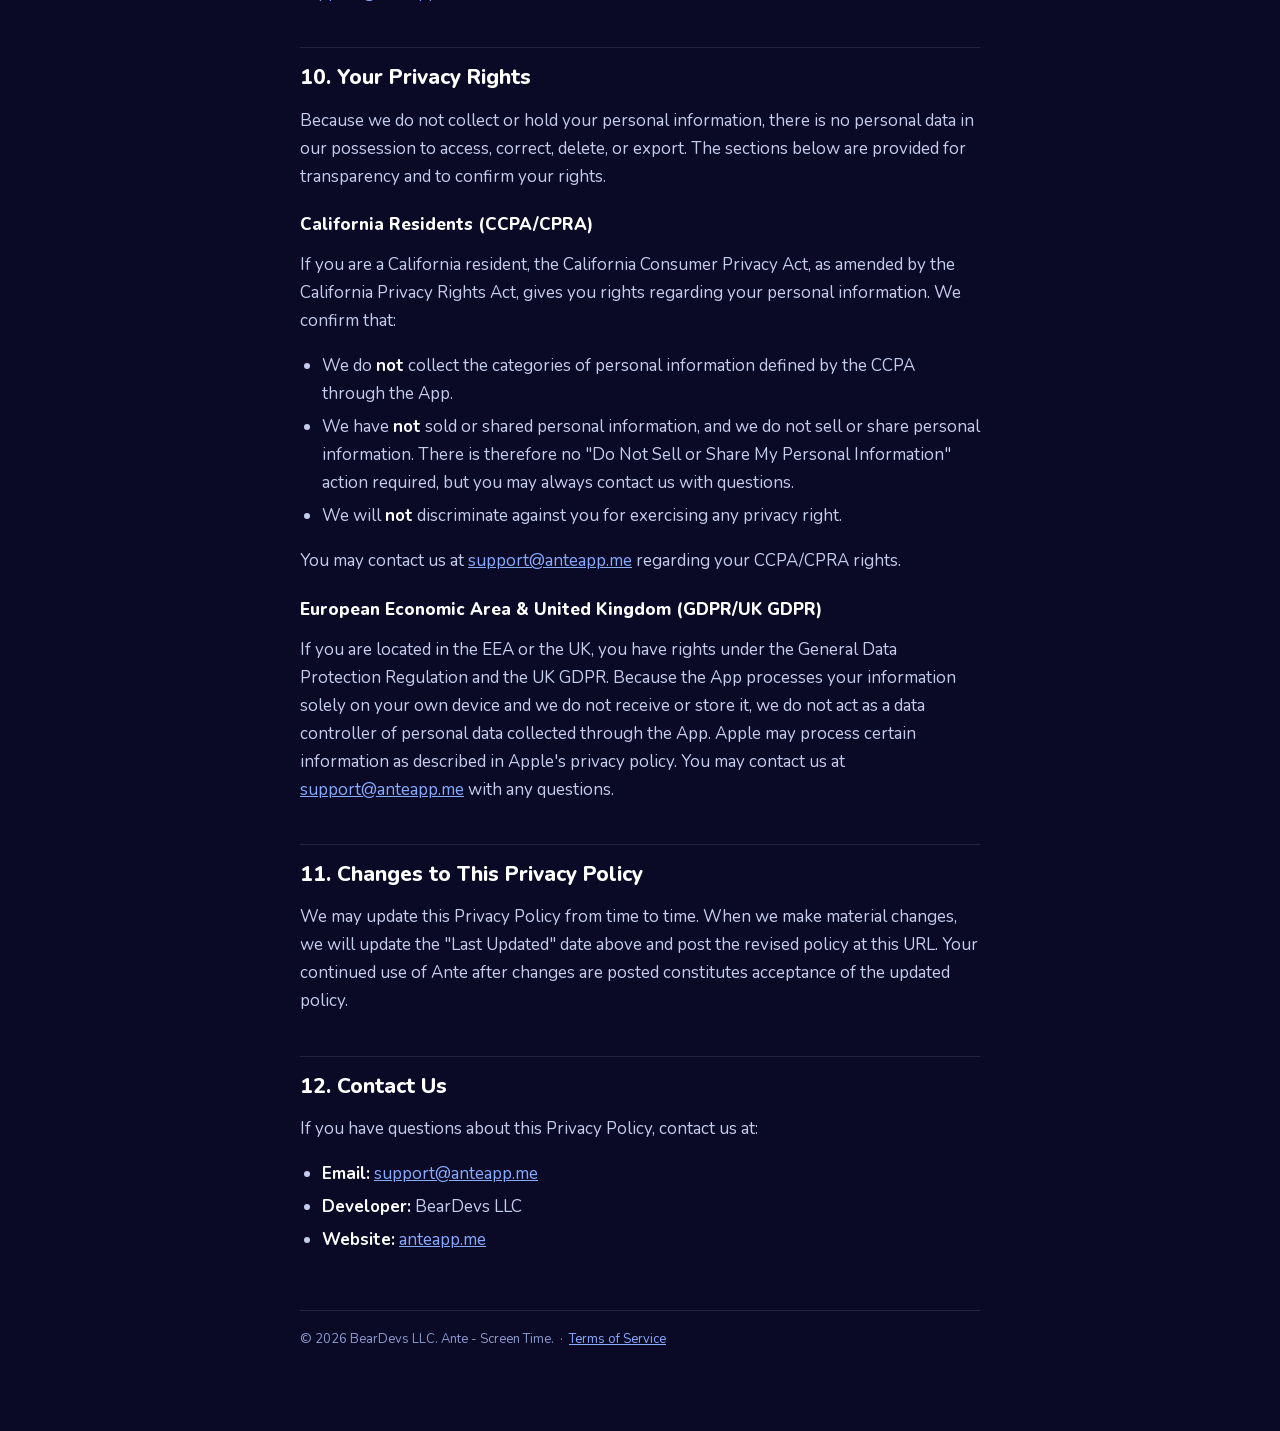
<file: privacy/index.html>
<!DOCTYPE html>
<html lang="en">
<head>
<meta charset="utf-8">
<meta name="viewport" content="width=device-width, initial-scale=1">
<title>Privacy Policy: Ante - Screen Time</title>
<meta name="robots" content="index, follow">
<meta name="description" content="How Ante handles information: no data collection, no servers, no analytics. Everything stays on your device.">
<link rel="canonical" href="https://anteapp.me/privacy/">
<meta name="theme-color" content="#0A0926">
<meta property="og:type" content="website">
<meta property="og:site_name" content="Ante">
<meta property="og:title" content="Privacy Policy — Ante">
<meta property="og:description" content="How Ante handles information: no data collection, no servers, no analytics. Everything stays on your device.">
<meta property="og:url" content="https://anteapp.me/privacy/">
<meta property="og:image" content="https://anteapp.me/assets/og.png">
<meta property="og:image:width" content="1200">
<meta property="og:image:height" content="630">
<meta property="og:image:alt" content="Ante app icon beside the tagline: turn your screen-time limits into a game. Coming soon to iPhone.">
<meta name="twitter:card" content="summary_large_image">
<link rel="icon" type="image/png" sizes="64x64" href="/assets/favicon-64.png">
<link rel="apple-touch-icon" href="/assets/apple-touch-icon.png">
<link rel="preload" href="/assets/fonts/nunito-latin-var.woff2" as="font" type="font/woff2" crossorigin>
<link rel="stylesheet" href="/assets/site.css">
</head>
<body class="page-legal">
<a class="skip-link" href="#main">Skip to content</a>
<div class="stars" aria-hidden="true"></div>

<header class="nav">
  <div class="wrap nav-inner">
    <a class="brand" href="/">
      <img src="/assets/favicon-64.png" alt="" width="30" height="30">
      Ante
    </a>
    <nav class="nav-links" aria-label="Site">
      <a href="/#features">Features</a>
      <a href="/#how">How it works</a>
      <a href="/#pricing">Pricing</a>
      <a href="/#faq">FAQ</a>
    </nav>
    <span class="chip"><span class="dot" aria-hidden="true"></span>Coming Soon</span>
  </div>
</header>

<main id="main">

<h1>Privacy Policy</h1>
<p class="meta">For <strong>Ante - Screen Time</strong> · Effective Date: June 10, 2026 · Last Updated: October 25, 2026</p>

<p class="lead">Ante - Screen Time ("Ante," or "the App") is operated by <strong>BearDevs LLC</strong> ("BearDevs," "we," "our," or "us"), a Florida limited liability company. This Privacy Policy explains how the App handles information.</p>

<div class="callout">
<strong>The short version:</strong> Ante does not collect your personal data. We do not operate servers that receive your information, we have no analytics, no advertising, and no tracking. Everything the App records (the apps you choose to monitor, your usage, your limits, and your in-app minute economy) stays on your device.
</div>

<p>By using Ante, you agree to the practices described here. If you do not agree, please do not use the App.</p>

<h2>1. Information We Do Not Collect</h2>
<p>Ante is designed to function entirely on your device. We, the developer:</p>
<ul>
  <li>Do <strong>not</strong> collect, store, or receive your personal information.</li>
  <li>Do <strong>not</strong> require you to create an account or provide your name, email, or phone number to use the App.</li>
  <li>Do <strong>not</strong> use analytics, advertising, attribution, or crash-reporting SDKs.</li>
  <li>Do <strong>not</strong> track you across other apps or websites, and do not access the Identifier for Advertisers (IDFA).</li>
  <li>Do <strong>not</strong> sell, rent, trade, or share your information with anyone.</li>
  <li>Do <strong>not</strong> operate backend servers that transmit your data off your device.</li>
</ul>

<h2>2. Information Stored Locally on Your Device</h2>
<p>To provide its core features, Ante stores the following on your device only, within an app-private container ("App Group") that is protected by iOS, and never transmits it to us or any third party:</p>
<ul>
  <li><strong>Your app selection:</strong> the applications you choose to monitor and shield. These are represented by opaque tokens provided by Apple's Screen Time framework; they do not reveal a readable list of your apps to us.</li>
  <li><strong>Usage and limits:</strong> the time you spend in the apps you track, the daily limits you set, and whether an app is currently shielded.</li>
  <li><strong>The minute economy:</strong> minutes you earn or wager in the in-app games, your wager history, streaks, ranking, and lifetime statistics. These exist only on your device and have no monetary value (see our Terms of Service).</li>
  <li><strong>App-display names you enter:</strong> optional labels you type for the apps you track.</li>
</ul>
<p>This information remains on your device and is removed when you delete the App or reset your data within the App.</p>

<h2>3. Apple Screen Time &amp; Family Controls</h2>
<p>Ante uses Apple's <strong>Family Controls</strong>, <strong>Device Activity</strong>, <strong>Managed Settings</strong>, and <strong>Screen Time</strong> frameworks to monitor and shield the apps <em>you</em> choose, on the device you are using. This processing happens on-device under Apple's privacy-preserving design:</p>
<ul>
  <li>The App receives only opaque, non-identifying tokens for your selected apps, not a human-readable record of your activity.</li>
  <li>We, the developer, never receive your Screen Time data. It is not sent to us or to any third party.</li>
  <li>You grant Screen Time authorization through Apple's system prompt, and you can revoke it at any time in the iOS Settings app under Screen Time.</li>
</ul>

<h2>4. Notifications</h2>
<p>If you allow notifications, Ante schedules <strong>local</strong> notifications on your device (for example, reminders about remaining time). These are generated on-device. We do not operate a push-notification server and do not collect a device push token.</p>

<h2>5. Subscriptions and Purchases</h2>
<p>Ante offers an optional auto-renewing subscription ("Ante Pro") sold and processed by Apple through the App Store. We do not collect or receive your name, payment-card number, or billing address. Apple processes all payments under <a href="https://www.apple.com/legal/privacy/">Apple's Privacy Policy</a>. The App verifies your subscription entitlement through Apple's StoreKit on your device; this confirms whether Pro is active and is not linked by us to your identity.</p>

<h2>6. Third-Party Services</h2>
<p>Ante does not integrate third-party analytics, advertising, or data-sharing services. The only third party involved is <strong>Apple</strong>, which provides the operating system, the App Store, payment processing, and the Screen Time frameworks. Apple's handling of information is governed by Apple's own privacy policy.</p>

<h2>7. Data Security</h2>
<p>Because your information stays on your device, it is protected by iOS's built-in security, including app sandboxing and device-level encryption. We recommend you keep your device updated and protected with a passcode and Face ID or Touch ID. No system is perfectly secure, but because we never receive your data, there is no central database for us to lose.</p>

<h2>8. Data Retention and Deletion</h2>
<p>Your information is retained on your device for as long as you keep the App installed. You can delete it at any time by:</p>
<ul>
  <li>Using the in-app reset option to clear your usage and economy data, or</li>
  <li>Deleting the App from your device, which removes its local data.</li>
</ul>

<h2>9. Children's Privacy</h2>
<p>Ante is rated 17+ and is <strong>not intended for or directed to children under 13</strong>, and we do not knowingly collect personal information from anyone. Because the App collects no personal information at all, it does not knowingly collect information from children. If you believe a child has used the App in a way that concerns you, contact us at <a href="mailto:support@anteapp.me">support@anteapp.me</a>.</p>

<h2>10. Your Privacy Rights</h2>
<p>Because we do not collect or hold your personal information, there is no personal data in our possession to access, correct, delete, or export. The sections below are provided for transparency and to confirm your rights.</p>

<h3>California Residents (CCPA/CPRA)</h3>
<p>If you are a California resident, the California Consumer Privacy Act, as amended by the California Privacy Rights Act, gives you rights regarding your personal information. We confirm that:</p>
<ul>
  <li>We do <strong>not</strong> collect the categories of personal information defined by the CCPA through the App.</li>
  <li>We have <strong>not</strong> sold or shared personal information, and we do not sell or share personal information. There is therefore no "Do Not Sell or Share My Personal Information" action required, but you may always contact us with questions.</li>
  <li>We will <strong>not</strong> discriminate against you for exercising any privacy right.</li>
</ul>
<p>You may contact us at <a href="mailto:support@anteapp.me">support@anteapp.me</a> regarding your CCPA/CPRA rights.</p>

<h3>European Economic Area &amp; United Kingdom (GDPR/UK GDPR)</h3>
<p>If you are located in the EEA or the UK, you have rights under the General Data Protection Regulation and the UK GDPR. Because the App processes your information solely on your own device and we do not receive or store it, we do not act as a data controller of personal data collected through the App. Apple may process certain information as described in Apple's privacy policy. You may contact us at <a href="mailto:support@anteapp.me">support@anteapp.me</a> with any questions.</p>

<h2>11. Changes to This Privacy Policy</h2>
<p>We may update this Privacy Policy from time to time. When we make material changes, we will update the "Last Updated" date above and post the revised policy at this URL. Your continued use of Ante after changes are posted constitutes acceptance of the updated policy.</p>

<h2>12. Contact Us</h2>
<p>If you have questions about this Privacy Policy, contact us at:</p>
<ul>
  <li><strong>Email:</strong> <a href="mailto:support@anteapp.me">support@anteapp.me</a></li>
  <li><strong>Developer:</strong> BearDevs LLC</li>
  <li><strong>Website:</strong> <a href="https://anteapp.me/">anteapp.me</a></li>
</ul>

<footer>
© 2026 BearDevs LLC. Ante - Screen Time. &nbsp;·&nbsp; <a href="/terms/">Terms of Service</a>
</footer>

</main>
</body>
</html>
</file>
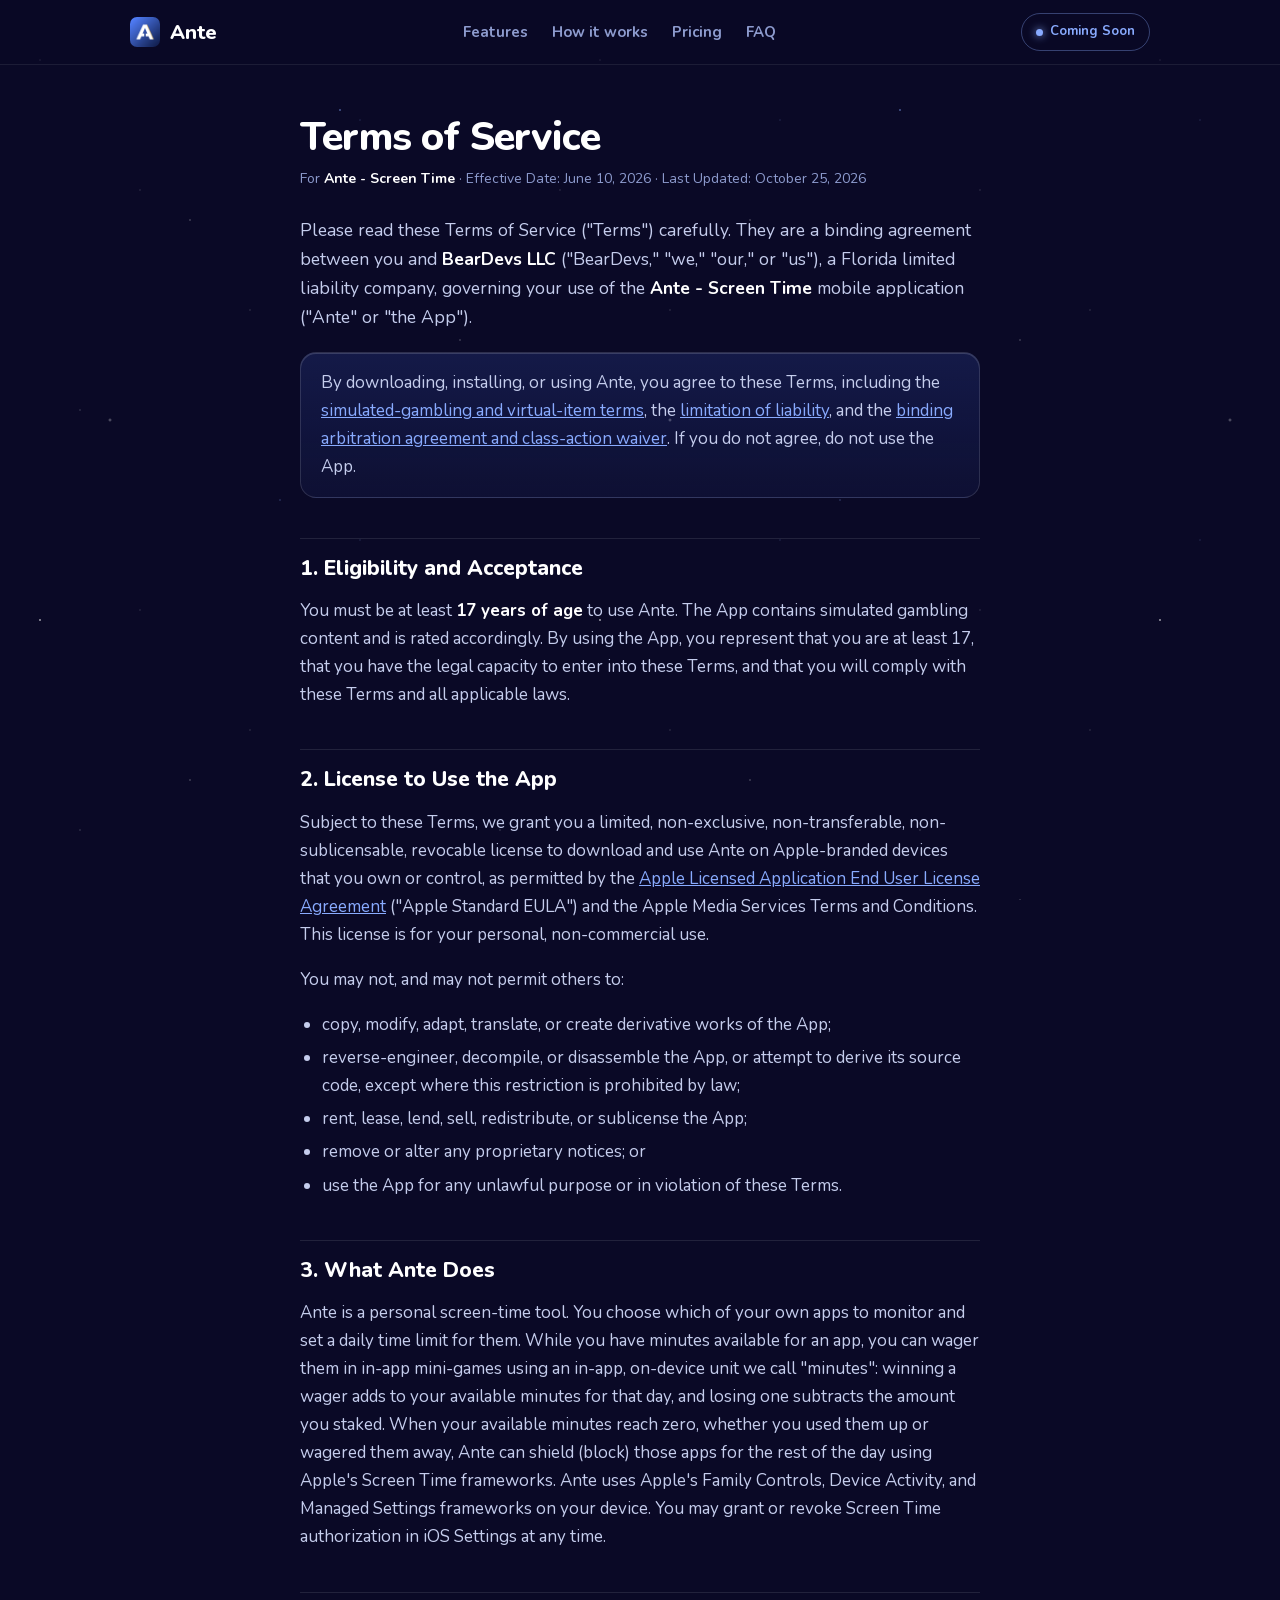
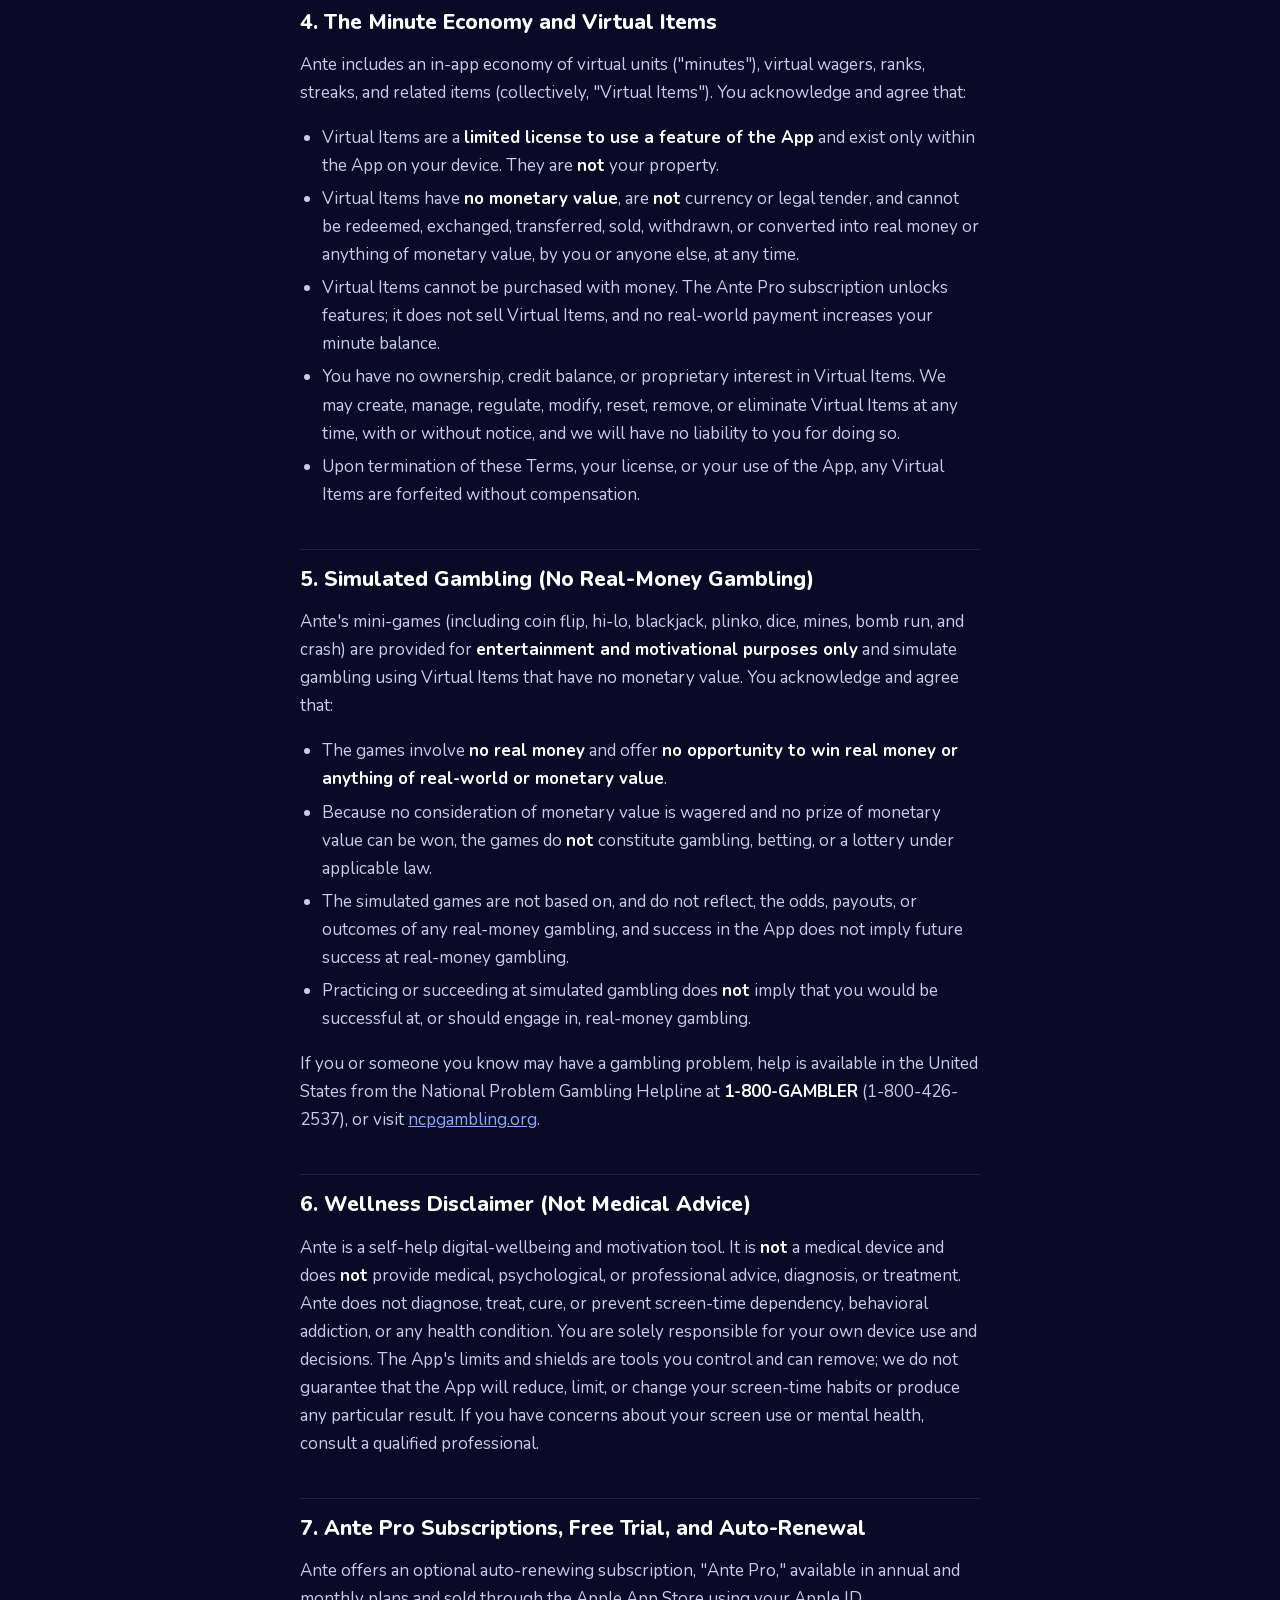
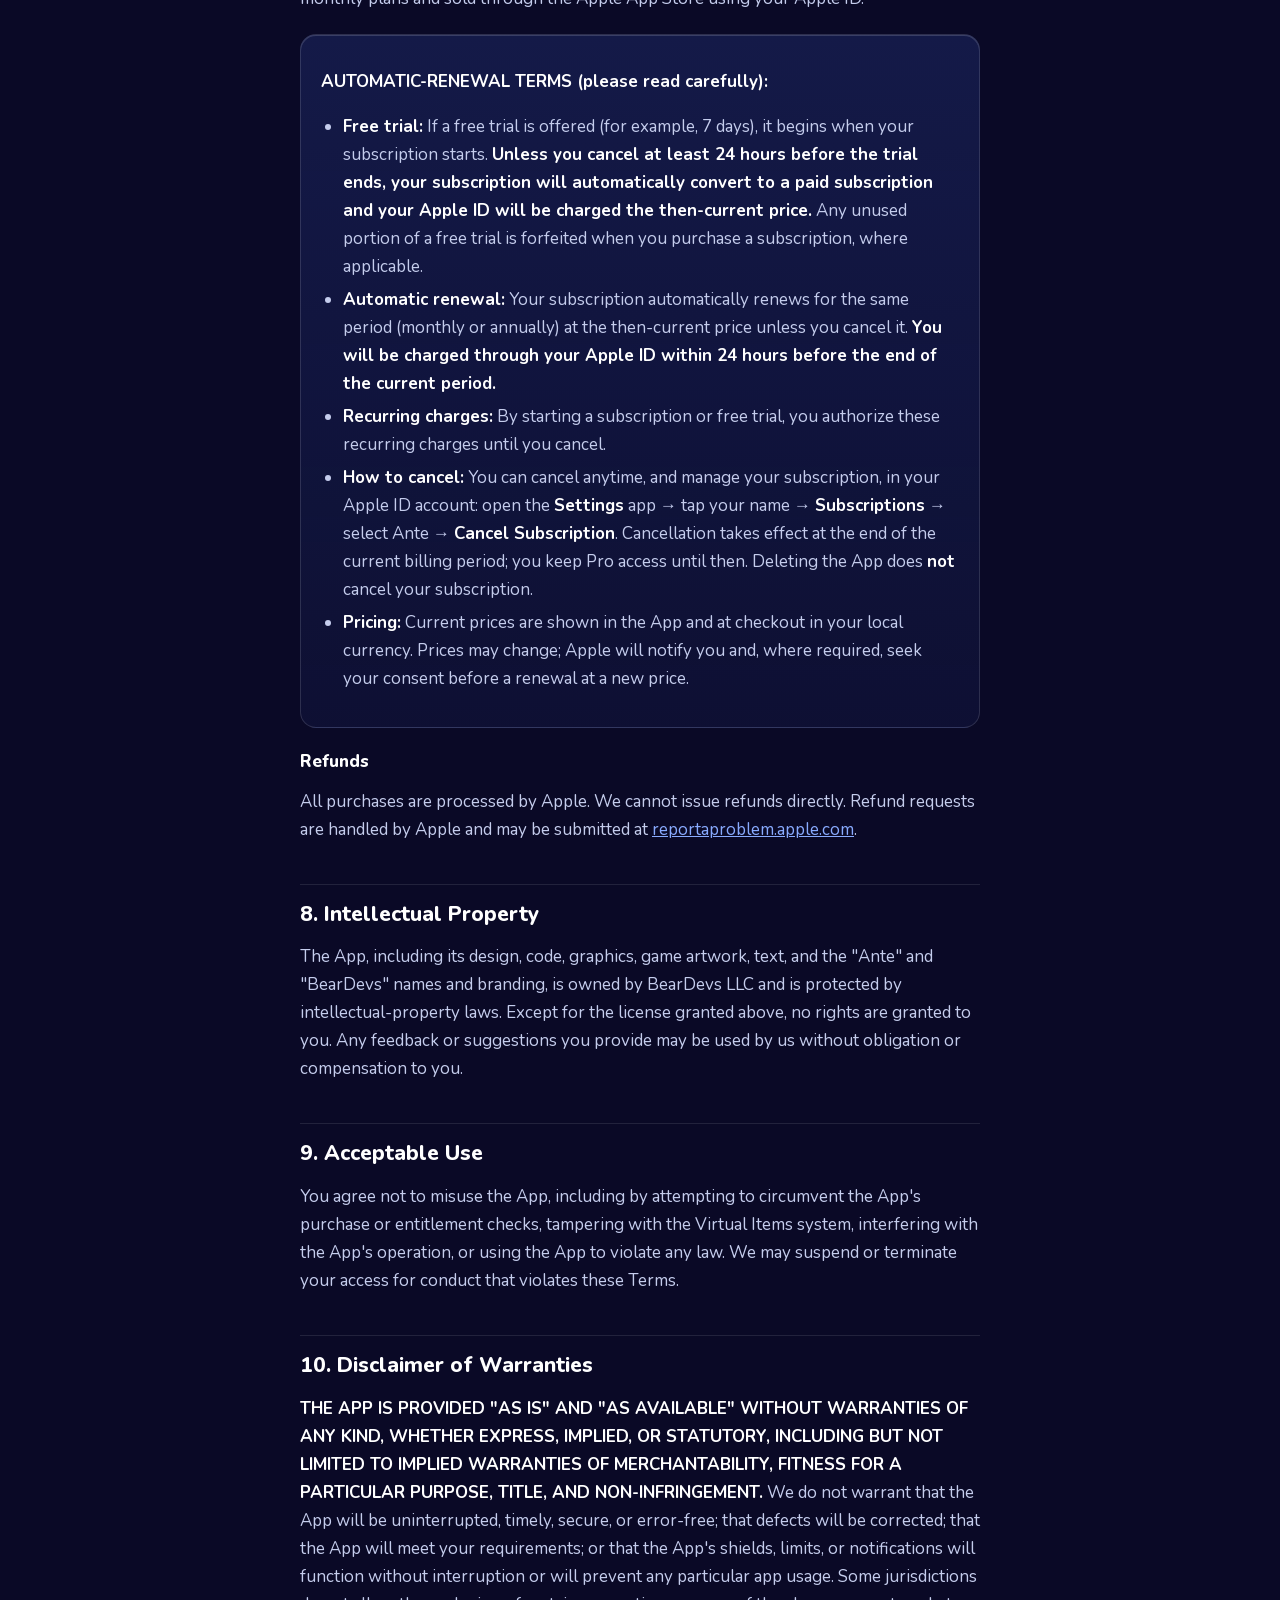
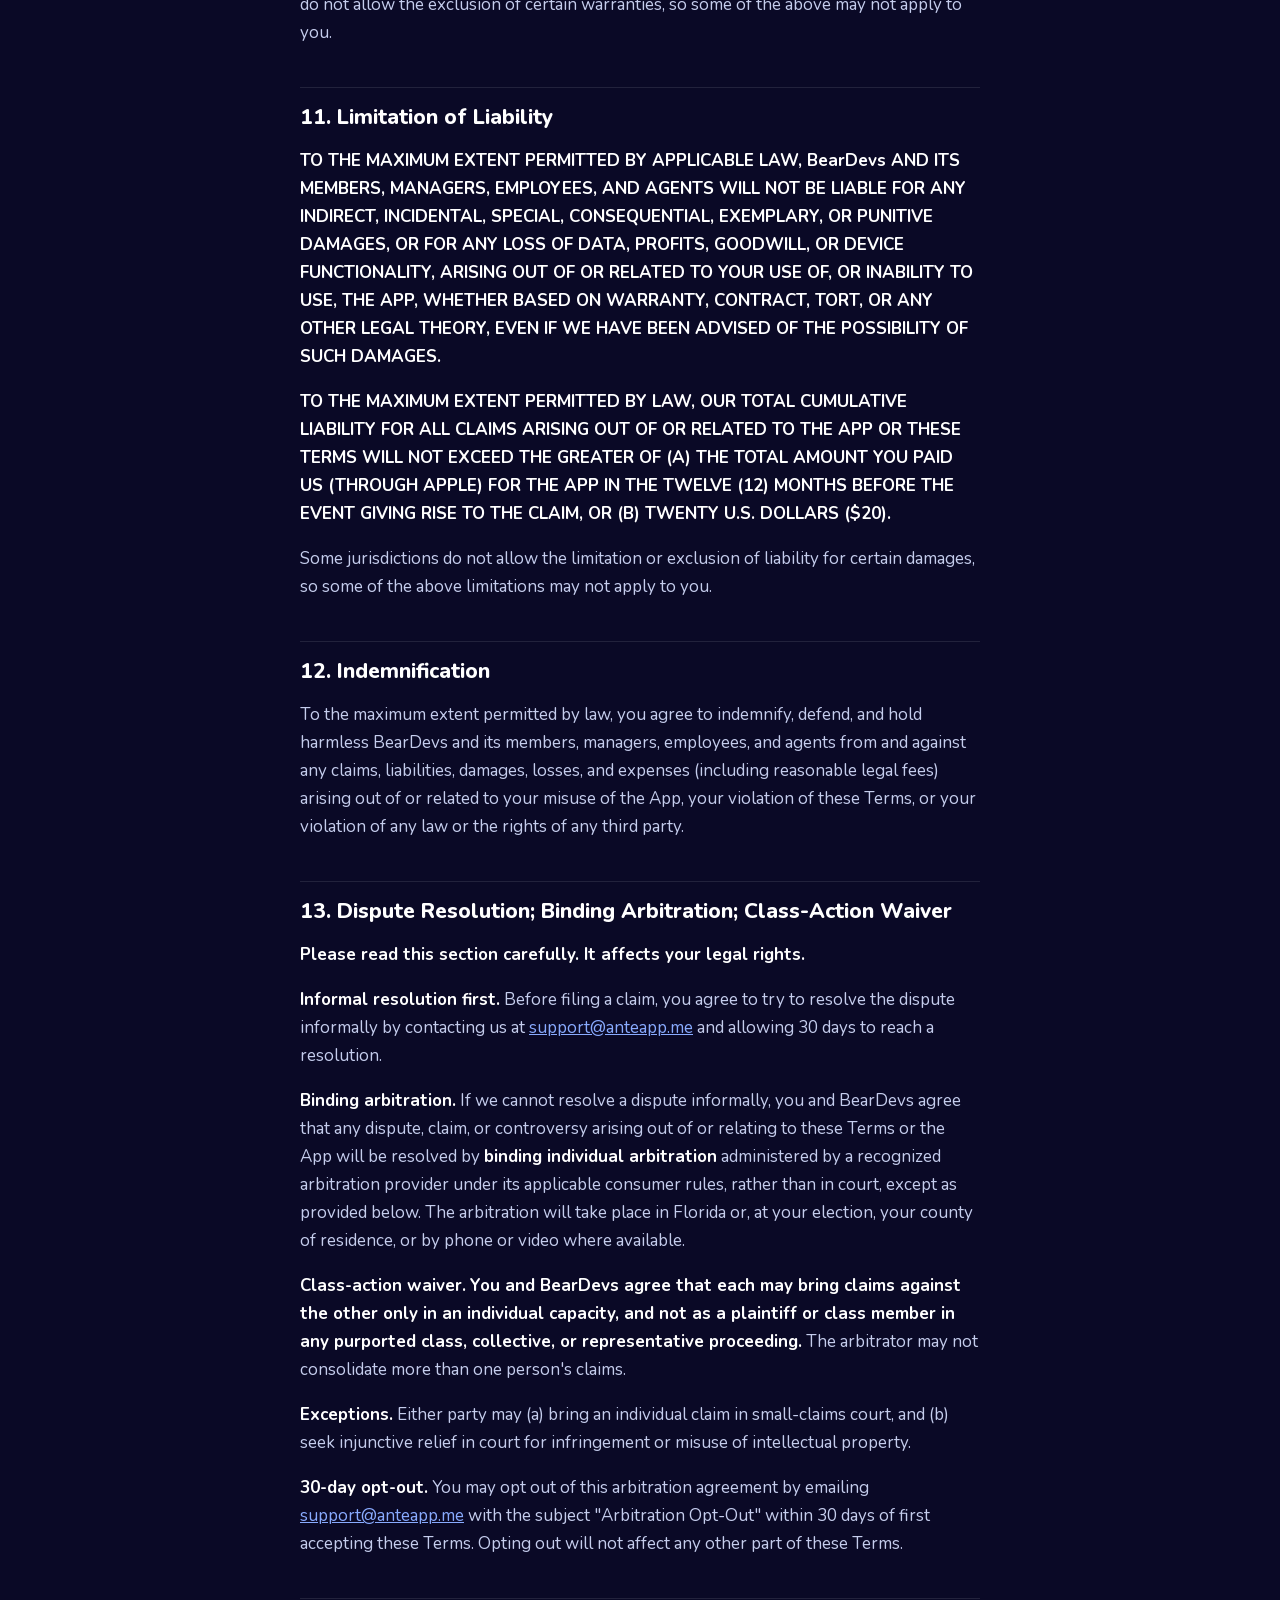
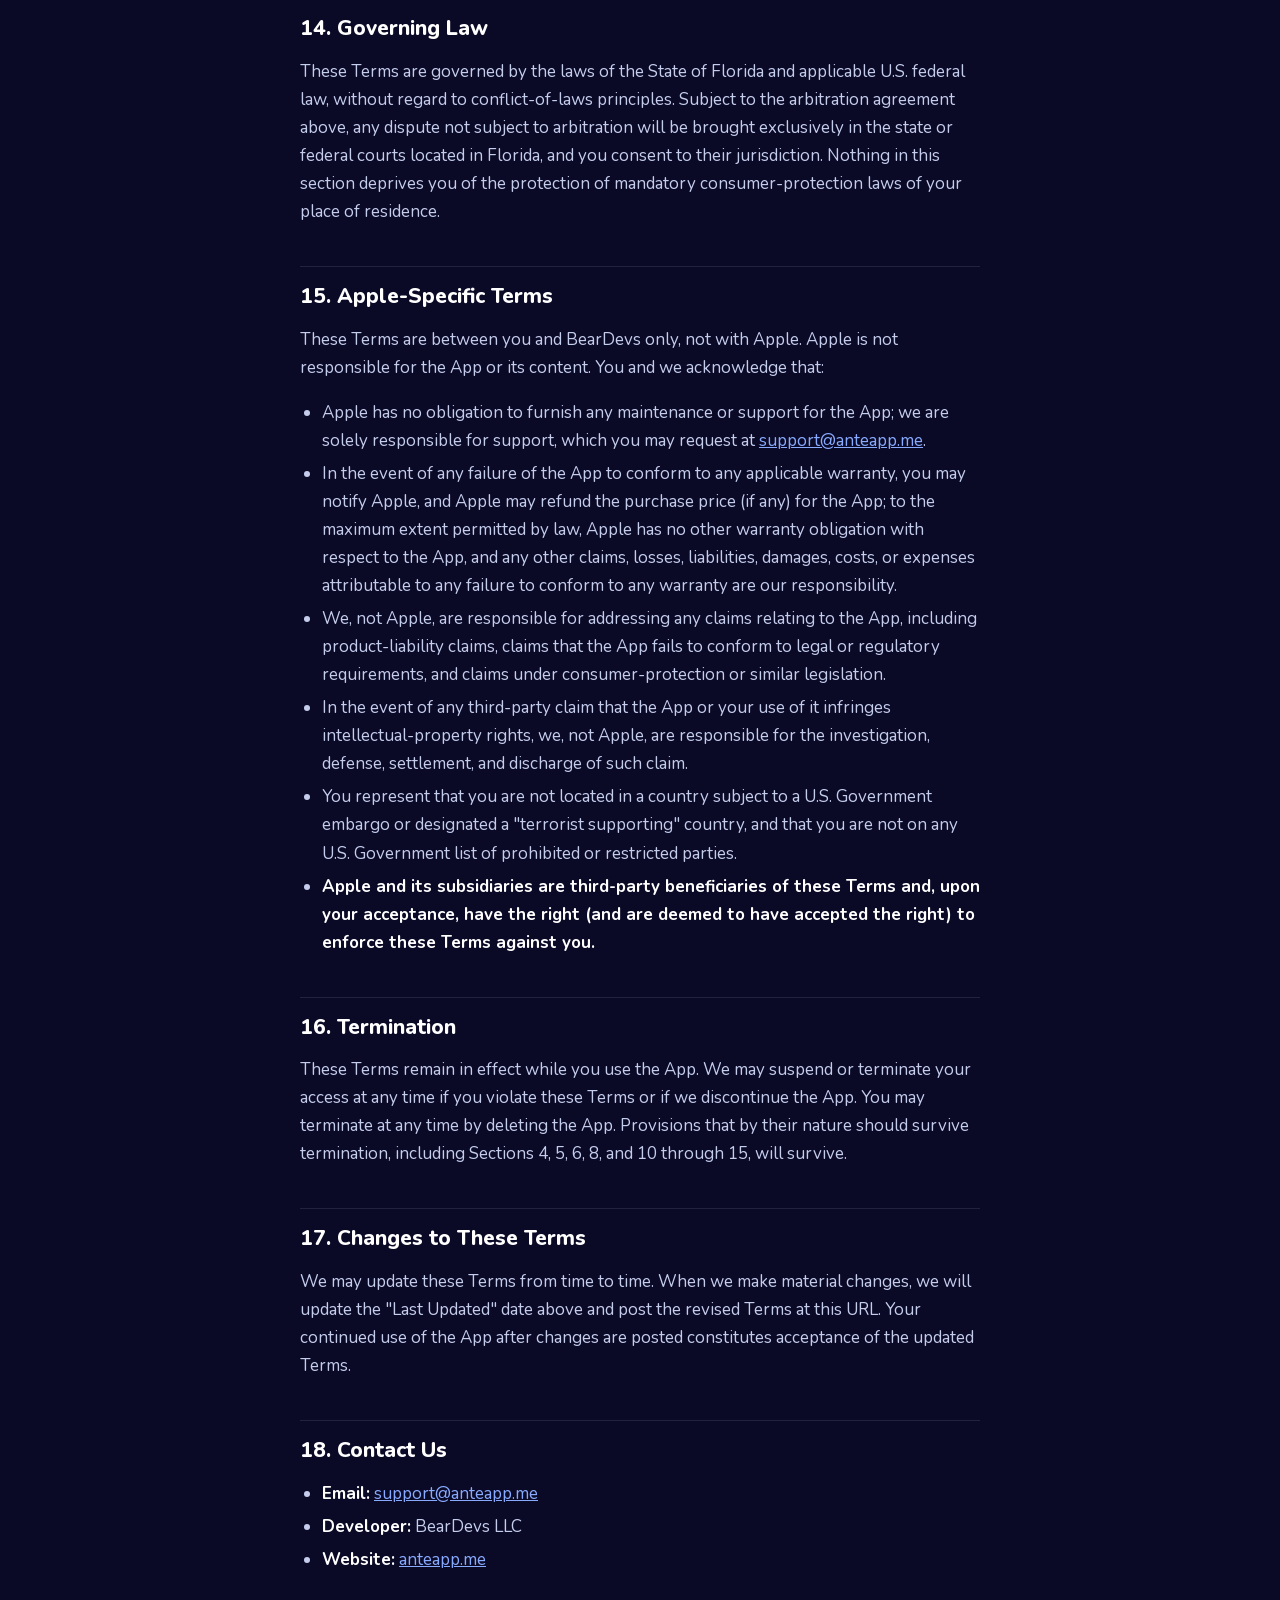
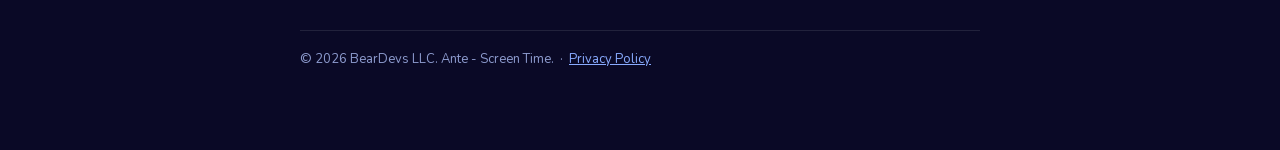
<file: terms/index.html>
<!DOCTYPE html>
<html lang="en">
<head>
<meta charset="utf-8">
<meta name="viewport" content="width=device-width, initial-scale=1">
<title>Terms of Service: Ante - Screen Time</title>
<meta name="robots" content="index, follow">
<meta name="description" content="The terms governing your use of Ante - Screen Time, including the simulated-gambling and subscription terms.">
<link rel="canonical" href="https://anteapp.me/terms/">
<meta name="theme-color" content="#0A0926">
<meta property="og:type" content="website">
<meta property="og:site_name" content="Ante">
<meta property="og:title" content="Terms of Service — Ante">
<meta property="og:description" content="The terms governing your use of Ante - Screen Time, including the simulated-gambling and subscription terms.">
<meta property="og:url" content="https://anteapp.me/terms/">
<meta property="og:image" content="https://anteapp.me/assets/og.png">
<meta property="og:image:width" content="1200">
<meta property="og:image:height" content="630">
<meta property="og:image:alt" content="Ante app icon beside the tagline: turn your screen-time limits into a game. Coming soon to iPhone.">
<meta name="twitter:card" content="summary_large_image">
<link rel="icon" type="image/png" sizes="64x64" href="/assets/favicon-64.png">
<link rel="apple-touch-icon" href="/assets/apple-touch-icon.png">
<link rel="preload" href="/assets/fonts/nunito-latin-var.woff2" as="font" type="font/woff2" crossorigin>
<link rel="stylesheet" href="/assets/site.css">
</head>
<body class="page-legal">
<a class="skip-link" href="#main">Skip to content</a>
<div class="stars" aria-hidden="true"></div>

<header class="nav">
  <div class="wrap nav-inner">
    <a class="brand" href="/">
      <img src="/assets/favicon-64.png" alt="" width="30" height="30">
      Ante
    </a>
    <nav class="nav-links" aria-label="Site">
      <a href="/#features">Features</a>
      <a href="/#how">How it works</a>
      <a href="/#pricing">Pricing</a>
      <a href="/#faq">FAQ</a>
    </nav>
    <span class="chip"><span class="dot" aria-hidden="true"></span>Coming Soon</span>
  </div>
</header>

<main id="main">

<h1>Terms of Service</h1>
<p class="meta">For <strong>Ante - Screen Time</strong> · Effective Date: June 10, 2026 · Last Updated: October 25, 2026</p>

<p class="lead">Please read these Terms of Service ("Terms") carefully. They are a binding agreement between you and <strong>BearDevs LLC</strong> ("BearDevs," "we," "our," or "us"), a Florida limited liability company, governing your use of the <strong>Ante - Screen Time</strong> mobile application ("Ante" or "the App").</p>

<div class="callout">
By downloading, installing, or using Ante, you agree to these Terms, including the <a href="#gambling">simulated-gambling and virtual-item terms</a>, the <a href="#liability">limitation of liability</a>, and the <a href="#arbitration">binding arbitration agreement and class-action waiver</a>. If you do not agree, do not use the App.
</div>

<h2>1. Eligibility and Acceptance</h2>
<p>You must be at least <strong>17 years of age</strong> to use Ante. The App contains simulated gambling content and is rated accordingly. By using the App, you represent that you are at least 17, that you have the legal capacity to enter into these Terms, and that you will comply with these Terms and all applicable laws.</p>

<h2>2. License to Use the App</h2>
<p>Subject to these Terms, we grant you a limited, non-exclusive, non-transferable, non-sublicensable, revocable license to download and use Ante on Apple-branded devices that you own or control, as permitted by the <a href="https://www.apple.com/legal/internet-services/itunes/dev/stdeula/">Apple Licensed Application End User License Agreement</a> ("Apple Standard EULA") and the Apple Media Services Terms and Conditions. This license is for your personal, non-commercial use.</p>
<p>You may not, and may not permit others to:</p>
<ul>
  <li>copy, modify, adapt, translate, or create derivative works of the App;</li>
  <li>reverse-engineer, decompile, or disassemble the App, or attempt to derive its source code, except where this restriction is prohibited by law;</li>
  <li>rent, lease, lend, sell, redistribute, or sublicense the App;</li>
  <li>remove or alter any proprietary notices; or</li>
  <li>use the App for any unlawful purpose or in violation of these Terms.</li>
</ul>

<h2>3. What Ante Does</h2>
<p>Ante is a personal screen-time tool. You choose which of your own apps to monitor and set a daily time limit for them. While you have minutes available for an app, you can wager them in in-app mini-games using an in-app, on-device unit we call "minutes": winning a wager adds to your available minutes for that day, and losing one subtracts the amount you staked. When your available minutes reach zero, whether you used them up or wagered them away, Ante can shield (block) those apps for the rest of the day using Apple's Screen Time frameworks. Ante uses Apple's Family Controls, Device Activity, and Managed Settings frameworks on your device. You may grant or revoke Screen Time authorization in iOS Settings at any time.</p>

<h2 id="economy">4. The Minute Economy and Virtual Items</h2>
<p>Ante includes an in-app economy of virtual units ("minutes"), virtual wagers, ranks, streaks, and related items (collectively, "Virtual Items"). You acknowledge and agree that:</p>
<ul>
  <li>Virtual Items are a <strong>limited license to use a feature of the App</strong> and exist only within the App on your device. They are <strong>not</strong> your property.</li>
  <li>Virtual Items have <strong>no monetary value</strong>, are <strong>not</strong> currency or legal tender, and cannot be redeemed, exchanged, transferred, sold, withdrawn, or converted into real money or anything of monetary value, by you or anyone else, at any time.</li>
  <li>Virtual Items cannot be purchased with money. The Ante Pro subscription unlocks features; it does not sell Virtual Items, and no real-world payment increases your minute balance.</li>
  <li>You have no ownership, credit balance, or proprietary interest in Virtual Items. We may create, manage, regulate, modify, reset, remove, or eliminate Virtual Items at any time, with or without notice, and we will have no liability to you for doing so.</li>
  <li>Upon termination of these Terms, your license, or your use of the App, any Virtual Items are forfeited without compensation.</li>
</ul>

<h2 id="gambling">5. Simulated Gambling (No Real-Money Gambling)</h2>
<p>Ante's mini-games (including coin flip, hi-lo, blackjack, plinko, dice, mines, bomb run, and crash) are provided for <strong>entertainment and motivational purposes only</strong> and simulate gambling using Virtual Items that have no monetary value. You acknowledge and agree that:</p>
<ul>
  <li>The games involve <strong>no real money</strong> and offer <strong>no opportunity to win real money or anything of real-world or monetary value</strong>.</li>
  <li>Because no consideration of monetary value is wagered and no prize of monetary value can be won, the games do <strong>not</strong> constitute gambling, betting, or a lottery under applicable law.</li>
  <li>The simulated games are not based on, and do not reflect, the odds, payouts, or outcomes of any real-money gambling, and success in the App does not imply future success at real-money gambling.</li>
  <li>Practicing or succeeding at simulated gambling does <strong>not</strong> imply that you would be successful at, or should engage in, real-money gambling.</li>
</ul>
<p>If you or someone you know may have a gambling problem, help is available in the United States from the National Problem Gambling Helpline at <strong>1-800-GAMBLER</strong> (1-800-426-2537), or visit <a href="https://www.ncpgambling.org/">ncpgambling.org</a>.</p>

<h2 id="wellness">6. Wellness Disclaimer (Not Medical Advice)</h2>
<p>Ante is a self-help digital-wellbeing and motivation tool. It is <strong>not</strong> a medical device and does <strong>not</strong> provide medical, psychological, or professional advice, diagnosis, or treatment. Ante does not diagnose, treat, cure, or prevent screen-time dependency, behavioral addiction, or any health condition. You are solely responsible for your own device use and decisions. The App's limits and shields are tools you control and can remove; we do not guarantee that the App will reduce, limit, or change your screen-time habits or produce any particular result. If you have concerns about your screen use or mental health, consult a qualified professional.</p>

<h2>7. Ante Pro Subscriptions, Free Trial, and Auto-Renewal</h2>
<p>Ante offers an optional auto-renewing subscription, "Ante Pro," available in annual and monthly plans and sold through the Apple App Store using your Apple ID.</p>

<div class="callout">
<p><strong class="cap">AUTOMATIC-RENEWAL TERMS (please read carefully):</strong></p>
<ul>
  <li><strong>Free trial:</strong> If a free trial is offered (for example, 7 days), it begins when your subscription starts. <strong>Unless you cancel at least 24 hours before the trial ends, your subscription will automatically convert to a paid subscription and your Apple ID will be charged the then-current price.</strong> Any unused portion of a free trial is forfeited when you purchase a subscription, where applicable.</li>
  <li><strong>Automatic renewal:</strong> Your subscription automatically renews for the same period (monthly or annually) at the then-current price unless you cancel it. <strong>You will be charged through your Apple ID within 24 hours before the end of the current period.</strong></li>
  <li><strong>Recurring charges:</strong> By starting a subscription or free trial, you authorize these recurring charges until you cancel.</li>
  <li><strong>How to cancel:</strong> You can cancel anytime, and manage your subscription, in your Apple ID account: open the <strong>Settings</strong> app → tap your name → <strong>Subscriptions</strong> → select Ante → <strong>Cancel Subscription</strong>. Cancellation takes effect at the end of the current billing period; you keep Pro access until then. Deleting the App does <strong>not</strong> cancel your subscription.</li>
  <li><strong>Pricing:</strong> Current prices are shown in the App and at checkout in your local currency. Prices may change; Apple will notify you and, where required, seek your consent before a renewal at a new price.</li>
</ul>
</div>

<h3>Refunds</h3>
<p>All purchases are processed by Apple. We cannot issue refunds directly. Refund requests are handled by Apple and may be submitted at <a href="https://reportaproblem.apple.com">reportaproblem.apple.com</a>.</p>

<h2>8. Intellectual Property</h2>
<p>The App, including its design, code, graphics, game artwork, text, and the "Ante" and "BearDevs" names and branding, is owned by BearDevs LLC and is protected by intellectual-property laws. Except for the license granted above, no rights are granted to you. Any feedback or suggestions you provide may be used by us without obligation or compensation to you.</p>

<h2>9. Acceptable Use</h2>
<p>You agree not to misuse the App, including by attempting to circumvent the App's purchase or entitlement checks, tampering with the Virtual Items system, interfering with the App's operation, or using the App to violate any law. We may suspend or terminate your access for conduct that violates these Terms.</p>

<h2 id="disclaimer">10. Disclaimer of Warranties</h2>
<p><strong>THE APP IS PROVIDED "AS IS" AND "AS AVAILABLE" WITHOUT WARRANTIES OF ANY KIND, WHETHER EXPRESS, IMPLIED, OR STATUTORY, INCLUDING BUT NOT LIMITED TO IMPLIED WARRANTIES OF MERCHANTABILITY, FITNESS FOR A PARTICULAR PURPOSE, TITLE, AND NON-INFRINGEMENT.</strong> We do not warrant that the App will be uninterrupted, timely, secure, or error-free; that defects will be corrected; that the App will meet your requirements; or that the App's shields, limits, or notifications will function without interruption or will prevent any particular app usage. Some jurisdictions do not allow the exclusion of certain warranties, so some of the above may not apply to you.</p>

<h2 id="liability">11. Limitation of Liability</h2>
<p><strong>TO THE MAXIMUM EXTENT PERMITTED BY APPLICABLE LAW, BearDevs AND ITS MEMBERS, MANAGERS, EMPLOYEES, AND AGENTS WILL NOT BE LIABLE FOR ANY INDIRECT, INCIDENTAL, SPECIAL, CONSEQUENTIAL, EXEMPLARY, OR PUNITIVE DAMAGES, OR FOR ANY LOSS OF DATA, PROFITS, GOODWILL, OR DEVICE FUNCTIONALITY, ARISING OUT OF OR RELATED TO YOUR USE OF, OR INABILITY TO USE, THE APP, WHETHER BASED ON WARRANTY, CONTRACT, TORT, OR ANY OTHER LEGAL THEORY, EVEN IF WE HAVE BEEN ADVISED OF THE POSSIBILITY OF SUCH DAMAGES.</strong></p>
<p><strong>TO THE MAXIMUM EXTENT PERMITTED BY LAW, OUR TOTAL CUMULATIVE LIABILITY FOR ALL CLAIMS ARISING OUT OF OR RELATED TO THE APP OR THESE TERMS WILL NOT EXCEED THE GREATER OF (A) THE TOTAL AMOUNT YOU PAID US (THROUGH APPLE) FOR THE APP IN THE TWELVE (12) MONTHS BEFORE THE EVENT GIVING RISE TO THE CLAIM, OR (B) TWENTY U.S. DOLLARS ($20).</strong></p>
<p>Some jurisdictions do not allow the limitation or exclusion of liability for certain damages, so some of the above limitations may not apply to you.</p>

<h2>12. Indemnification</h2>
<p>To the maximum extent permitted by law, you agree to indemnify, defend, and hold harmless BearDevs and its members, managers, employees, and agents from and against any claims, liabilities, damages, losses, and expenses (including reasonable legal fees) arising out of or related to your misuse of the App, your violation of these Terms, or your violation of any law or the rights of any third party.</p>

<h2 id="arbitration">13. Dispute Resolution; Binding Arbitration; Class-Action Waiver</h2>
<p><strong>Please read this section carefully. It affects your legal rights.</strong></p>
<p><strong>Informal resolution first.</strong> Before filing a claim, you agree to try to resolve the dispute informally by contacting us at <a href="mailto:support@anteapp.me">support@anteapp.me</a> and allowing 30 days to reach a resolution.</p>
<p><strong>Binding arbitration.</strong> If we cannot resolve a dispute informally, you and BearDevs agree that any dispute, claim, or controversy arising out of or relating to these Terms or the App will be resolved by <strong>binding individual arbitration</strong> administered by a recognized arbitration provider under its applicable consumer rules, rather than in court, except as provided below. The arbitration will take place in Florida or, at your election, your county of residence, or by phone or video where available.</p>
<p><strong>Class-action waiver.</strong> <strong>You and BearDevs agree that each may bring claims against the other only in an individual capacity, and not as a plaintiff or class member in any purported class, collective, or representative proceeding.</strong> The arbitrator may not consolidate more than one person's claims.</p>
<p><strong>Exceptions.</strong> Either party may (a) bring an individual claim in small-claims court, and (b) seek injunctive relief in court for infringement or misuse of intellectual property.</p>
<p><strong>30-day opt-out.</strong> You may opt out of this arbitration agreement by emailing <a href="mailto:support@anteapp.me">support@anteapp.me</a> with the subject "Arbitration Opt-Out" within 30 days of first accepting these Terms. Opting out will not affect any other part of these Terms.</p>

<h2>14. Governing Law</h2>
<p>These Terms are governed by the laws of the State of Florida and applicable U.S. federal law, without regard to conflict-of-laws principles. Subject to the arbitration agreement above, any dispute not subject to arbitration will be brought exclusively in the state or federal courts located in Florida, and you consent to their jurisdiction. Nothing in this section deprives you of the protection of mandatory consumer-protection laws of your place of residence.</p>

<h2>15. Apple-Specific Terms</h2>
<p>These Terms are between you and BearDevs only, not with Apple. Apple is not responsible for the App or its content. You and we acknowledge that:</p>
<ul>
  <li>Apple has no obligation to furnish any maintenance or support for the App; we are solely responsible for support, which you may request at <a href="mailto:support@anteapp.me">support@anteapp.me</a>.</li>
  <li>In the event of any failure of the App to conform to any applicable warranty, you may notify Apple, and Apple may refund the purchase price (if any) for the App; to the maximum extent permitted by law, Apple has no other warranty obligation with respect to the App, and any other claims, losses, liabilities, damages, costs, or expenses attributable to any failure to conform to any warranty are our responsibility.</li>
  <li>We, not Apple, are responsible for addressing any claims relating to the App, including product-liability claims, claims that the App fails to conform to legal or regulatory requirements, and claims under consumer-protection or similar legislation.</li>
  <li>In the event of any third-party claim that the App or your use of it infringes intellectual-property rights, we, not Apple, are responsible for the investigation, defense, settlement, and discharge of such claim.</li>
  <li>You represent that you are not located in a country subject to a U.S. Government embargo or designated a "terrorist supporting" country, and that you are not on any U.S. Government list of prohibited or restricted parties.</li>
  <li><strong>Apple and its subsidiaries are third-party beneficiaries of these Terms and, upon your acceptance, have the right (and are deemed to have accepted the right) to enforce these Terms against you.</strong></li>
</ul>

<h2>16. Termination</h2>
<p>These Terms remain in effect while you use the App. We may suspend or terminate your access at any time if you violate these Terms or if we discontinue the App. You may terminate at any time by deleting the App. Provisions that by their nature should survive termination, including Sections 4, 5, 6, 8, and 10 through 15, will survive.</p>

<h2>17. Changes to These Terms</h2>
<p>We may update these Terms from time to time. When we make material changes, we will update the "Last Updated" date above and post the revised Terms at this URL. Your continued use of the App after changes are posted constitutes acceptance of the updated Terms.</p>

<h2>18. Contact Us</h2>
<ul>
  <li><strong>Email:</strong> <a href="mailto:support@anteapp.me">support@anteapp.me</a></li>
  <li><strong>Developer:</strong> BearDevs LLC</li>
  <li><strong>Website:</strong> <a href="https://anteapp.me/">anteapp.me</a></li>
</ul>

<footer>
© 2026 BearDevs LLC. Ante - Screen Time. &nbsp;·&nbsp; <a href="/privacy/">Privacy Policy</a>
</footer>

</main>
</body>
</html>
</file>
<file: assets/site.css>
/* ================================================================
   Ante — anteapp.me
   Shared stylesheet: landing page + legal pages.
   Brand tokens mirror the iOS app (dark starfield, blue glass,
   gold reserved for Pro surfaces).
   ================================================================ */

/* ---- Font: Safari/iOS get SF Pro Rounded via ui-rounded (the
   app's real typeface); everyone else gets self-hosted Nunito. ---- */
@font-face {
  font-family: "Nunito";
  src: url("/assets/fonts/nunito-latin-var.woff2") format("woff2");
  font-weight: 400 900;
  font-style: normal;
  font-display: swap;
  unicode-range: U+0000-00FF, U+0131, U+0152-0153, U+02BB-02BC, U+02C6, U+02DA,
    U+02DC, U+2000-206F, U+20AC, U+2122, U+2191, U+2193, U+2212, U+2215, U+FEFF, U+FFFD;
}

:root {
  color-scheme: dark;
  /* app palette */
  --space: #0a0926;        /* background */
  --space-deep: #06051a;   /* bezels, wells */
  --felt: #4368e4;         /* primary blue */
  --glow: #89abff;         /* light blue accent */
  --gold: #e9b44c;         /* Pro only */
  --gold-deep: #c8902e;
  --bronze: #cd8b5e;
  --silver: #c7cfdf;
  --diamond: #b3d9ff;
  /* text */
  --ink: #ffffff;
  --body: #c5cded;
  --dim: #8d9bce;
  /* shape */
  --r-card: 16px;
  --font: ui-rounded, "Nunito", -apple-system, BlinkMacSystemFont, "Segoe UI",
    Roboto, Helvetica, Arial, sans-serif;
}

/* ---- Reset-ish ---- */
*,
*::before,
*::after { box-sizing: border-box; }

html {
  scroll-padding-top: 84px; /* sticky nav clearance for anchor jumps */
}
@media (prefers-reduced-motion: no-preference) {
  html { scroll-behavior: smooth; }
}

body {
  margin: 0;
  background: var(--space);
  color: var(--body);
  font-family: var(--font);
  font-size: 1.0625rem;
  line-height: 1.65;
  -webkit-font-smoothing: antialiased;
  overflow-x: hidden;
}

img { max-width: 100%; display: block; }

h1, h2, h3 { color: var(--ink); line-height: 1.12; margin: 0; }

a { color: var(--glow); }

:focus-visible {
  outline: 2px solid var(--glow);
  outline-offset: 3px;
  border-radius: 4px;
}

::selection { background: var(--felt); color: #fff; }

.skip-link {
  position: absolute;
  left: 16px;
  top: -64px;
  z-index: 100;
  padding: 10px 18px;
  background: var(--felt);
  color: #fff;
  font-weight: 700;
  border-radius: 999px;
  text-decoration: none;
  transition: top 0.15s ease-out;
}
.skip-link:focus { top: 12px; }

.wrap {
  max-width: 1100px;
  margin-inline: auto;
  padding-inline: clamp(20px, 5vw, 40px);
}

/* ================================================================
   Starfield + glow
   ================================================================ */
.stars {
  position: fixed;
  inset: 0;
  z-index: -1;
  pointer-events: none;
  overflow: hidden;
}
.stars::before,
.stars::after {
  content: "";
  position: absolute;
  inset: -560px 0 0 0;
  background-repeat: repeat;
}
.stars::before {
  background-image:
    radial-gradient(1.5px 1.5px at 40px 60px, rgba(255, 255, 255, 0.85), transparent),
    radial-gradient(1px 1px at 190px 220px, rgba(255, 255, 255, 0.55), transparent),
    radial-gradient(1.5px 1.5px at 340px 110px, rgba(137, 171, 255, 0.7), transparent),
    radial-gradient(1px 1px at 460px 340px, rgba(255, 255, 255, 0.5), transparent),
    radial-gradient(2px 2px at 110px 420px, rgba(255, 255, 255, 0.4), transparent),
    radial-gradient(1px 1px at 280px 500px, rgba(137, 171, 255, 0.55), transparent);
  background-size: 560px 560px;
  animation: drift 180s linear infinite;
}
.stars::after {
  background-image:
    radial-gradient(1px 1px at 80px 130px, rgba(255, 255, 255, 0.35), transparent),
    radial-gradient(1px 1px at 250px 30px, rgba(255, 255, 255, 0.28), transparent),
    radial-gradient(1px 1px at 360px 260px, rgba(137, 171, 255, 0.3), transparent),
    radial-gradient(1px 1px at 140px 330px, rgba(255, 255, 255, 0.25), transparent);
  background-size: 420px 420px;
  animation: drift 320s linear infinite;
}
@keyframes drift {
  to { transform: translate3d(0, 560px, 0); }
}

/* ================================================================
   Nav
   ================================================================ */
.nav {
  position: sticky;
  top: 0;
  z-index: 50;
  background: rgba(10, 9, 38, 0.72);
  -webkit-backdrop-filter: blur(16px);
  backdrop-filter: blur(16px);
  border-bottom: 1px solid rgba(255, 255, 255, 0.08);
}
.nav-inner {
  display: flex;
  align-items: center;
  gap: 28px;
  min-height: 64px;
}
.brand {
  display: flex;
  align-items: center;
  gap: 10px;
  text-decoration: none;
  color: var(--ink);
  font-weight: 800;
  font-size: 1.25rem;
  letter-spacing: -0.01em;
}
.brand img {
  width: 30px;
  height: 30px;
  border-radius: 7px;
}
.nav-links {
  display: flex;
  gap: 24px;
  margin-inline: auto;
}
.nav-links a {
  color: var(--dim);
  text-decoration: none;
  font-weight: 700;
  font-size: 0.9375rem;
  transition: color 0.15s ease-out;
}
.nav-links a:hover { color: var(--ink); }
.chip {
  display: inline-flex;
  align-items: center;
  gap: 7px;
  padding: 7px 14px;
  border: 1px solid rgba(137, 171, 255, 0.35);
  border-radius: 999px;
  color: var(--glow);
  font-size: 0.8125rem;
  font-weight: 700;
  white-space: nowrap;
}
.chip .dot {
  width: 7px;
  height: 7px;
  border-radius: 50%;
  background: var(--glow);
  box-shadow: 0 0 8px var(--glow);
}
@media (max-width: 720px) {
  .nav-links { display: none; }
  .nav-inner { justify-content: space-between; }
}

/* ================================================================
   Shared section bits
   ================================================================ */
.section { padding-block: clamp(72px, 10vw, 124px); }

.eyebrow {
  display: block;
  color: var(--glow);
  font-size: 0.8125rem;
  font-weight: 800;
  letter-spacing: 0.14em;
  text-transform: uppercase;
  margin-bottom: 14px;
}
.section h2 {
  font-size: clamp(1.9rem, 4.4vw, 2.75rem);
  font-weight: 800;
  letter-spacing: -0.02em;
  margin-bottom: 16px;
  text-wrap: balance;
}
.section-intro { max-width: 620px; }
.center { text-align: center; }
.center .section-intro { margin-inline: auto; }

/* Glass card */
.card {
  border: 1px solid rgba(255, 255, 255, 0.13);
  border-radius: var(--r-card);
  background: linear-gradient(180deg, rgba(67, 104, 228, 0.18), rgba(67, 104, 228, 0.07));
  box-shadow:
    inset 0 1px 0 rgba(255, 255, 255, 0.16),
    0 16px 40px rgba(4, 4, 20, 0.45);
}
.card--gold {
  border-color: rgba(233, 180, 76, 0.4);
  background: linear-gradient(180deg, rgba(233, 180, 76, 0.11), rgba(67, 104, 228, 0.06));
  box-shadow:
    inset 0 1px 0 rgba(243, 205, 125, 0.3),
    0 16px 40px rgba(4, 4, 20, 0.45);
}

/* Scroll reveal (JS adds .js to <html>; no-JS users see everything) */
.js .reveal {
  opacity: 0;
  transform: translateY(18px);
  transition: opacity 0.7s ease-out, transform 0.7s ease-out;
  transition-delay: calc(var(--d, 0) * 90ms);
}
.js .reveal.in {
  opacity: 1;
  transform: none;
}

/* ================================================================
   Hero
   ================================================================ */
.hero {
  position: relative;
  padding-block: clamp(56px, 8vw, 110px) clamp(72px, 9vw, 120px);
}
.hero::before {
  content: "";
  position: absolute;
  inset: -180px 0 auto 0;
  height: 720px;
  background: radial-gradient(ellipse 75% 60% at 50% 18%, rgba(67, 104, 228, 0.32), transparent 70%);
  pointer-events: none;
  z-index: -1;
}
.hero-grid {
  display: grid;
  grid-template-columns: 1.08fr 0.92fr;
  align-items: center;
  gap: clamp(40px, 6vw, 72px);
}
.hero h1 {
  font-size: clamp(2.4rem, 5vw, 3.6rem);
  font-weight: 900;
  letter-spacing: -0.025em;
  margin: 18px 0;
  text-wrap: balance;
}
.hero h1 .accent { color: var(--glow); }
.hero .sub {
  font-size: clamp(1.125rem, 2vw, 1.3125rem);
  max-width: 30em;
  margin: 0 0 32px;
}
.hero .sub strong { color: var(--ink); }
.trust-row {
  display: flex;
  flex-wrap: wrap;
  gap: 10px 22px;
  margin-top: 26px;
  padding: 0;
  list-style: none;
  color: var(--dim);
  font-size: 0.875rem;
  font-weight: 700;
}
.trust-row li {
  display: inline-flex;
  align-items: center;
  gap: 7px;
}
.trust-row svg { color: var(--glow); }

/* App Store badge — pre-launch (dimmed, non-interactive) */
.store-badge {
  display: inline-flex;
  align-items: center;
  gap: 12px;
  padding: 12px 22px 12px 18px;
  border-radius: 14px;
  background: #000;
  border: 1px solid rgba(255, 255, 255, 0.28);
  color: #fff;
  text-align: left;
  opacity: 0.6;
  filter: saturate(0.85);
}
.store-badge .apple { width: 28px; height: 34px; flex: none; }
.store-badge .small {
  display: block;
  font-size: 0.6875rem;
  font-weight: 600;
  letter-spacing: 0.02em;
}
.store-badge .big {
  display: block;
  font-size: 1.375rem;
  font-weight: 700;
  line-height: 1.15;
  letter-spacing: -0.01em;
}
.cta-row {
  display: flex;
  align-items: center;
  flex-wrap: wrap;
  gap: 16px;
}
/* iPhone frame */
.device {
  position: relative;
  aspect-ratio: 1179 / 2556;
  border-radius: clamp(38px, 13.5%, 54px);
  padding: 10px;
  background: var(--space-deep);
  border: 1px solid rgba(255, 255, 255, 0.16);
  box-shadow:
    0 40px 90px rgba(4, 4, 20, 0.65),
    0 0 80px rgba(67, 104, 228, 0.28);
}
.device picture { display: contents; }
.device img {
  width: 100%;
  height: 100%;
  object-fit: cover;
  border-radius: clamp(30px, 11%, 45px);
}
.device::after {
  /* dynamic island */
  content: "";
  position: absolute;
  top: 3.1%;
  left: 50%;
  transform: translateX(-50%);
  width: 29%;
  height: 3.3%;
  border-radius: 999px;
  background: #000;
}
.hero-device {
  width: min(330px, 78vw);
  margin-inline: auto;
}
@media (prefers-reduced-motion: no-preference) {
  .hero-device {
    animation: float 7s ease-in-out infinite alternate;
  }
}
@keyframes float {
  from { transform: translateY(-6px); }
  to { transform: translateY(8px); }
}
@media (max-width: 880px) {
  .hero-grid { grid-template-columns: 1fr; }
  .hero-device { width: min(280px, 72vw); }
}

/* ================================================================
   Hook + coin-flip demo
   ================================================================ */
.hook-grid {
  display: grid;
  grid-template-columns: 1fr 1fr;
  gap: clamp(36px, 5vw, 64px);
  align-items: center;
}
.hook-copy p { margin: 0 0 18px; }
.hook-copy .kicker {
  color: var(--ink);
  font-size: 1.1875rem;
  font-weight: 700;
}
@media (max-width: 880px) {
  .hook-grid { grid-template-columns: 1fr; }
}

.table-demo {
  padding: clamp(24px, 4vw, 36px);
  text-align: center;
}
.table-demo .demo-label {
  font-size: 0.8125rem;
  font-weight: 800;
  letter-spacing: 0.14em;
  text-transform: uppercase;
  color: var(--dim);
  margin: 0 0 18px;
}
.demo-status {
  display: flex;
  justify-content: center;
  align-items: stretch;
  gap: 12px;
  margin-bottom: 26px;
}
.stat-box {
  flex: 1;
  max-width: 180px;
  padding: 12px 10px;
  border-radius: 12px;
  background: rgba(6, 5, 26, 0.55);
  border: 1px solid rgba(255, 255, 255, 0.1);
}
.stat-box .num {
  font-size: 1.75rem;
  font-weight: 800;
  color: var(--ink);
  font-variant-numeric: tabular-nums;
  line-height: 1.2;
}
.stat-box .lbl {
  font-size: 0.75rem;
  font-weight: 700;
  letter-spacing: 0.08em;
  text-transform: uppercase;
  color: var(--dim);
}
.stat-box .num .locked-flag {
  display: inline-flex;
  align-items: center;
  gap: 6px;
  font-size: 1.0625rem;
  color: var(--glow);
}
.coin-stage {
  perspective: 700px;
  width: 132px;
  height: 132px;
  margin: 0 auto 26px;
}
.coin {
  position: relative;
  width: 100%;
  height: 100%;
  transform-style: preserve-3d;
  transition: transform 1.5s cubic-bezier(0.25, 0.7, 0.25, 1);
}
.coin .face {
  position: absolute;
  inset: 0;
  display: grid;
  place-items: center;
  border-radius: 50%;
  backface-visibility: hidden;
  -webkit-backface-visibility: hidden;
  font-size: 3rem;
  font-weight: 900;
  color: var(--ink);
  background:
    radial-gradient(circle at 30% 25%, rgba(255, 255, 255, 0.28), transparent 55%),
    linear-gradient(160deg, #5d7df0, #2c4ab8);
  border: 4px solid var(--glow);
  box-shadow:
    inset 0 0 0 6px rgba(10, 9, 38, 0.35),
    0 14px 36px rgba(67, 104, 228, 0.45);
}
.coin .face svg { width: 44px; height: 44px; }
.coin .face-t { transform: rotateY(180deg); }
@media (prefers-reduced-motion: reduce) {
  .coin { transition: none; }
}
.demo-actions {
  display: flex;
  justify-content: center;
  gap: 12px;
  flex-wrap: wrap;
}
.btn {
  appearance: none;
  cursor: pointer;
  border: 1px solid rgba(255, 255, 255, 0.22);
  border-radius: 999px;
  padding: 12px 26px;
  font-family: var(--font);
  font-size: 1rem;
  font-weight: 800;
  color: #fff;
  background: linear-gradient(180deg, #5577ee, #3a5cd6);
  box-shadow: 0 8px 24px rgba(67, 104, 228, 0.4);
  transition: transform 0.15s ease-out;
}
.btn:hover {
  transform: translateY(-1px);
  box-shadow: 0 10px 28px rgba(67, 104, 228, 0.55);
}
.btn:active { transform: translateY(0); }
.btn:disabled {
  cursor: default;
  opacity: 0.45;
  transform: none;
  box-shadow: none;
}
.btn--ghost {
  background: transparent;
  box-shadow: none;
  border-color: rgba(137, 171, 255, 0.4);
  color: var(--glow);
}
.btn--ghost:hover { box-shadow: none; background: rgba(137, 171, 255, 0.08); }
.demo-result {
  min-height: 3.2em;
  margin: 18px auto 0;
  max-width: 34em;
  font-weight: 700;
  color: var(--ink);
}
.demo-result .good { color: var(--glow); }
.demo-fineprint {
  margin: 10px 0 0;
  font-size: 0.8125rem;
  color: var(--dim);
}

/* ================================================================
   Features grid
   ================================================================ */
.features-grid {
  display: grid;
  grid-template-columns: repeat(3, 1fr);
  gap: 18px;
  margin-top: 44px;
}
.feature {
  padding: 26px 24px;
}
.feature h3 {
  font-size: 1.125rem;
  font-weight: 800;
  margin: 16px 0 8px;
}
.feature p { margin: 0; font-size: 0.9688rem; }
.feature .icon {
  width: 44px;
  height: 44px;
  display: grid;
  place-items: center;
  border-radius: 12px;
  background: rgba(137, 171, 255, 0.12);
  border: 1px solid rgba(137, 171, 255, 0.25);
  color: var(--glow);
}
.feature--wide { grid-column: span 2; }
.feature--full { grid-column: 1 / -1; }
/* ---- Rank card: a vertical "climb" ladder ----
   Copy sits top-right, the tier ladder is the left spine, and the
   player-card screenshot hangs off the bottom-right, bleeding off
   the card edge. One glowing spine threads eight nodes that grow
   and brighten from Bronze (grounded) up to a haloed Legend. */
.feature--rank {
  display: grid;
  grid-template-columns: 190px 1fr;
  grid-template-rows: auto 1fr;
  grid-template-areas:
    "ladder copy"
    "ladder phone";
  column-gap: 30px;
  row-gap: 14px;
  align-items: stretch;
  overflow: hidden;
  padding-bottom: 0;
}
.rank-copy { grid-area: copy; }
.rank-copy p { max-width: 48ch; }

/* Divisions explainer — replaces the buried "(III → II → I)" prose */
.rank-divisions {
  display: flex;
  align-items: center;
  gap: 12px;
  margin-top: 20px;
  flex-wrap: wrap;
}
.rank-divisions-hexes {
  display: inline-flex;
  align-items: center;
  gap: 5px;
}
.div-hex {
  width: 24px;
  height: 27px;
  clip-path: polygon(50% 0%, 100% 25%, 100% 75%, 50% 100%, 0% 75%, 0% 25%);
  background: rgba(137, 171, 255, 0.34);
  display: grid;
  place-items: center;
}
.div-hex span {
  width: 19px;
  height: 22px;
  clip-path: polygon(50% 0%, 100% 25%, 100% 75%, 50% 100%, 0% 75%, 0% 25%);
  background: #0d0c2b;
  display: grid;
  place-items: center;
  color: var(--glow);
  font-size: 0.5625rem;
  font-weight: 800;
  letter-spacing: 0.03em;
}
.div-arrow { color: var(--dim); font-weight: 800; font-size: 0.8125rem; }
.div-caption { font-size: 0.8125rem; color: var(--dim); }

/* The ladder */
.rank-ladder {
  grid-area: ladder;
  position: relative;
  list-style: none;
  margin: 0;
  padding: 6px 0 24px;
  min-height: 470px;
  display: flex;
  flex-direction: column-reverse; /* Bronze grounded at the bottom */
  justify-content: space-between;
  gap: 4px;
}
/* The spine — brightens as it climbs (not clipped, so box-shadow glows) */
.rank-ladder::before {
  content: "";
  position: absolute;
  left: 28px; /* center of the 56px node slot */
  top: 32px;
  bottom: 42px;
  width: 3px;
  transform: translateX(-50%);
  border-radius: 3px;
  background: linear-gradient(to top,
    rgba(141, 155, 206, 0.30) 0%,
    rgba(67, 104, 228, 0.70) 55%,
    #89abff 74%,
    #cfe0ff 100%);
  box-shadow: 0 0 14px rgba(67, 104, 228, 0.45);
  z-index: 0;
}
.rung {
  position: relative;
  z-index: 1;
  display: flex;
  align-items: center;
  gap: 14px;
}
.node {
  flex: 0 0 56px;
  display: grid;
  place-items: center;
}

/* Hex nodes — size crescendo is a non-color hierarchy cue */
.hex {
  --gloss: radial-gradient(at 30% 24%, rgba(255, 255, 255, 0.42), rgba(255, 255, 255, 0) 46%);
  clip-path: polygon(50% 0%, 100% 25%, 100% 75%, 50% 100%, 0% 75%, 0% 25%);
  display: grid;
  place-items: center;
  transition: transform 0.18s ease-out, filter 0.18s ease-out;
}
.hex > span {
  clip-path: polygon(50% 0%, 100% 25%, 100% 75%, 50% 100%, 0% 75%, 0% 25%);
  background: linear-gradient(180deg, #0e0d30, #06051a);
  display: grid;
  place-items: center;
  color: var(--ink);
  font-weight: 800;
}
.rung--metal .hex { width: 38px; height: 44px; }
.rung--metal .hex > span { width: 32px; height: 38px; font-size: 0.75rem; }
.rung--exotic .hex { width: 46px; height: 52px; }
.rung--exotic .hex > span { width: 38px; height: 44px; }
.rung--legend .hex { width: 54px; height: 62px; }
.rung--legend .hex > span { width: 44px; height: 52px; }

/* Per-tier material: 3-stop gradient (specular / body / shadow) + gloss.
   --glow-c drives the hover/idle drop-shadow so one rule fits all. */
.hex--bronze { background: var(--gloss), linear-gradient(155deg, #f2c49a 0%, #c98850 45%, #8a5228 100%); --glow-c: rgba(201, 136, 80, 0.5); }
.hex--silver { background: var(--gloss), linear-gradient(155deg, #ffffff 0%, #becbe2 45%, #8593b3 100%); --glow-c: rgba(174, 189, 217, 0.5); }
.hex--gold { background: var(--gloss), linear-gradient(155deg, #ffe1a0 0%, #e0ac54 45%, #a06f1e 100%); --glow-c: rgba(217, 166, 72, 0.5); }
.hex--platinum { background: var(--gloss), linear-gradient(155deg, #eafffa 0%, #a9d8cc 45%, #6f9e94 100%); --glow-c: rgba(159, 208, 195, 0.5); }
.hex--diamond { background: var(--gloss), linear-gradient(155deg, #eaf6ff 0%, #9cc8f2 45%, #5f93d4 100%); --glow-c: rgba(143, 192, 239, 0.5); }
.hex--master { background: var(--gloss), linear-gradient(155deg, #e8ccff 0%, #a76bf0 45%, #6425c0 100%); --glow-c: rgba(167, 107, 240, 0.55); }
.hex--grandmaster { background: var(--gloss), linear-gradient(155deg, #ffc3b8 0%, #f0566b 40%, #a80f38 100%); --glow-c: rgba(240, 86, 107, 0.55); }
.hex--legend {
  background: var(--gloss), conic-gradient(from 210deg, #ffd9f2, #a8dbff, #b6ffdd, #ffedbf, #ffd9f2);
  --glow-c: rgba(184, 225, 255, 0.5);
}

/* Glow: drop-shadow traces the clipped hex silhouette (box-shadow would
   get clipped away — the old exotic box-shadow rendered nothing). */
.rung--metal .hex { filter: drop-shadow(0 2px 6px rgba(4, 4, 20, 0.45)); }
.rung--exotic .hex { filter: drop-shadow(0 0 10px var(--glow-c)) drop-shadow(0 4px 14px rgba(4, 4, 20, 0.5)); }

/* Exotic crowns keep their per-tier tint */
.hex--master > span { color: #d9b8ff; }
.hex--grandmaster > span { color: #ff9d92; }
.hex--legend > span { color: #cfe8ff; }
.hex--legend > span svg { filter: drop-shadow(0 0 4px rgba(184, 225, 255, 0.6)); }

/* Labels */
.rung-label {
  display: flex;
  flex-direction: column;
  gap: 1px;
  line-height: 1.15;
}
.rung-name {
  font-size: 0.875rem;
  font-weight: 800;
  letter-spacing: 0.01em;
  color: var(--body);
  transition: color 0.18s ease-out;
}
.rung--exotic .rung-name { color: var(--ink); }
@supports ((-webkit-background-clip: text) or (background-clip: text)) {
  .rung--legend .rung-name {
    background: linear-gradient(90deg, #cfe0ff, #d9b8ff 55%, #ffd9f2);
    -webkit-background-clip: text;
    background-clip: text;
    color: transparent;
  }
}
.rung-min {
  font-size: 0.6875rem;
  font-weight: 700;
  color: var(--dim);
  font-variant-numeric: tabular-nums;
}

/* "ELITE" break — where the metals give way to the exotic tiers */
.rung-divider {
  position: relative;
  z-index: 1;
  height: 20px;
  margin: 2px 0;
}
.rung-divider span {
  position: absolute;
  left: 28px;
  top: 50%;
  transform: translate(-50%, -50%);
  padding: 3px 10px;
  border-radius: 999px;
  border: 1px solid rgba(137, 171, 255, 0.4);
  background: rgba(10, 9, 38, 0.92);
  color: var(--glow);
  font-size: 0.625rem;
  font-weight: 800;
  letter-spacing: 0.16em;
  text-transform: uppercase;
  white-space: nowrap;
}

/* Legend summit — soft halo + a few earned stars */
.rung--legend::before {
  content: "";
  position: absolute;
  left: 28px;
  top: 50%;
  width: 130px;
  height: 130px;
  transform: translate(-50%, -50%);
  background: radial-gradient(closest-side, rgba(184, 225, 255, 0.16), transparent 70%);
  z-index: -1;
  pointer-events: none;
}
.rung--legend::after {
  content: "";
  position: absolute;
  left: 28px;
  top: 50%;
  width: 2px;
  height: 2px;
  border-radius: 50%;
  background: transparent;
  box-shadow:
    -34px -20px 0 0 rgba(255, 255, 255, 0.9),
    28px -26px 0 -0.5px rgba(184, 225, 255, 0.9),
    40px 12px 0 -0.5px rgba(255, 255, 255, 0.8),
    -30px 24px 0 0 rgba(216, 236, 255, 0.8),
    16px 30px 0 -0.5px rgba(255, 255, 255, 0.7);
  z-index: -1;
  pointer-events: none;
}

/* Hover — rungs are ambient, not interactive (no cursor/tabindex) */
@media (hover: hover) and (pointer: fine) {
  .rung:hover .hex {
    transform: translateY(-2px);
    filter: drop-shadow(0 6px 14px var(--glow-c));
  }
  .rung:hover .rung-name { color: var(--ink); }
}

/* The player card — grounded at the card's bottom edge, bleeding off it */
.rank-device {
  grid-area: phone;
  width: min(232px, 60vw);
  margin: 0 auto;
  align-self: end;
  justify-self: center;
  border-radius: clamp(30px, 13.5%, 40px) clamp(30px, 13.5%, 40px) 0 0;
  border-bottom: none;
  aspect-ratio: 1179 / 1720; /* cropped peek: shows the whole player card */
}
.rank-device img { object-position: top; border-radius: clamp(24px, 11%, 34px) clamp(24px, 11%, 34px) 0 0; }
/* Pill bridging the ladder to the screenshot */
.rank-device-tag {
  position: absolute;
  top: -13px;
  left: 50%;
  transform: translateX(-50%);
  z-index: 3;
  padding: 5px 12px;
  border-radius: 999px;
  border: 1px solid rgba(137, 171, 255, 0.4);
  background: rgba(10, 9, 38, 0.9);
  color: var(--glow);
  font-size: 0.6875rem;
  font-weight: 800;
  letter-spacing: 0.02em;
  white-space: nowrap;
  box-shadow: 0 4px 14px rgba(4, 4, 20, 0.5);
}

/* ---- Private card: copy on top, a screenshot bleeding off the bottom,
   filling the height the tall rank card lends this grid row ---- */
.feature--private {
  display: flex;
  flex-direction: column;
  overflow: hidden;
  padding-bottom: 0;
}
.private-device {
  width: min(212px, 72%);
  margin-top: auto; /* push to the bottom, bleeding off the card edge */
  align-self: center;
  border-radius: clamp(28px, 13%, 38px) clamp(28px, 13%, 38px) 0 0;
  border-bottom: none;
  aspect-ratio: 1179 / 1500; /* tall cropped peek */
}
.private-device img { object-position: top; border-radius: clamp(22px, 10.5%, 32px) clamp(22px, 10.5%, 32px) 0 0; }

/* Scroll-in choreography: spine draws upward, rungs pop bottom-to-top,
   the summit lights up last. Guarded by .js; killed for reduced motion. */
.js .feature--rank .rank-ladder::before {
  transform: translateX(-50%) scaleY(0);
  transform-origin: bottom;
  transition: transform 0.8s ease-out 0.25s;
}
.js .feature--rank.in .rank-ladder::before { transform: translateX(-50%) scaleY(1); }
.js .feature--rank .rung,
.js .feature--rank .rung-divider {
  opacity: 0;
  transform: translateY(10px) scale(0.85);
  transition: opacity 0.45s ease-out, transform 0.45s ease-out;
  transition-delay: calc(300ms + var(--i, 5) * 80ms);
}
.js .feature--rank.in .rung,
.js .feature--rank.in .rung-divider {
  opacity: 1;
  transform: none;
}
.js .feature--rank .rung--legend::before,
.js .feature--rank .rung--legend::after {
  opacity: 0;
  transition: opacity 0.6s ease-out 1s;
}
.js .feature--rank.in .rung--legend::before,
.js .feature--rank.in .rung--legend::after { opacity: 1; }
.feature--pro { padding: 28px 26px; }
.feature--pro .pro-inner {
  display: flex;
  align-items: center;
  justify-content: space-between;
  gap: 24px;
  flex-wrap: wrap;
}
.feature--pro h3 { margin-top: 0; }
.feature--pro h3,
.pro-word { color: var(--gold); }
.btn--gold {
  background: linear-gradient(180deg, #f0c468, var(--gold-deep));
  border-color: rgba(255, 255, 255, 0.3);
  box-shadow: 0 8px 24px rgba(233, 180, 76, 0.35);
  color: #211303;
  text-decoration: none;
  display: inline-block;
}
.btn--gold:hover { box-shadow: 0 10px 28px rgba(233, 180, 76, 0.5); }
@media (max-width: 880px) {
  .features-grid { grid-template-columns: 1fr 1fr; }
  /* Copy moves full-width on top; ladder + phone rise side by side below */
  .feature--rank {
    grid-template-columns: minmax(180px, 240px) 1fr;
    grid-template-areas:
      "copy   copy"
      "ladder phone";
    padding-bottom: 0;
  }
  .feature--wide { grid-column: span 2; }
}
@media (max-width: 560px) {
  .features-grid { grid-template-columns: 1fr; }
  .feature--wide { grid-column: auto; }
  /* Single column: copy, then the ladder, then the player card */
  .feature--rank {
    grid-template-columns: 1fr;
    grid-template-areas:
      "copy"
      "ladder"
      "phone";
  }
  .rank-ladder {
    min-height: 0;
    justify-content: flex-start;
    gap: clamp(8px, 2.4vw, 14px);
  }
  .rank-device { width: min(200px, 62vw); justify-self: center; margin: 0 auto; }
}

/* ================================================================
   How it works
   ================================================================ */
.how-grid {
  display: grid;
  grid-template-columns: 1fr 0.72fr;
  gap: clamp(40px, 6vw, 80px);
  align-items: center;
}
.steps {
  list-style: none;
  margin: 36px 0 0;
  padding: 0;
  display: grid;
  gap: 8px;
  counter-reset: step;
}
.steps li {
  counter-increment: step;
  position: relative;
  padding: 18px 20px 18px 74px;
  border-radius: var(--r-card);
}
.steps li::before {
  content: counter(step);
  position: absolute;
  left: 18px;
  top: 50%;
  transform: translateY(-50%);
  width: 38px;
  height: 38px;
  display: grid;
  place-items: center;
  border-radius: 50%;
  background: rgba(67, 104, 228, 0.25);
  border: 1px solid rgba(137, 171, 255, 0.4);
  color: var(--ink);
  font-weight: 800;
  font-variant-numeric: tabular-nums;
}
.steps h3 {
  font-size: 1.0625rem;
  font-weight: 800;
  margin: 0 0 2px;
}
.steps p { margin: 0; font-size: 0.9375rem; }
.how-device { width: min(260px, 70vw); margin-inline: auto; }
@media (max-width: 880px) {
  .how-grid { grid-template-columns: 1fr; }
}

/* ================================================================
   Games
   ================================================================ */
.games-grid {
  display: grid;
  grid-template-columns: 0.72fr 1fr;
  gap: clamp(40px, 6vw, 80px);
  align-items: center;
}
.game-cards { display: grid; gap: 14px; }
.game-grid {
  display: grid;
  grid-template-columns: 1fr 1fr;
  gap: 14px;
}
.game-group-label {
  display: flex;
  align-items: center;
  gap: 12px;
  margin: 0;
  font-size: 0.6875rem;
  font-weight: 800;
  letter-spacing: 0.14em;
  text-transform: uppercase;
  color: var(--glow);
}
.game-group-label::after {
  content: "";
  flex: 1;
  height: 1px;
  background: linear-gradient(90deg, rgba(137, 171, 255, 0.4), transparent);
}
.game-group-label--gold { color: var(--gold); }
.game-group-label--gold::after { background: linear-gradient(90deg, rgba(233, 180, 76, 0.45), transparent); }
.game-grid + .game-group-label { margin-top: 14px; }
.game-card {
  padding: 18px 20px;
  display: grid;
  grid-template-columns: auto 1fr;
  gap: 14px;
  align-items: start;
}
.game-card .icon {
  width: 44px;
  height: 44px;
  display: grid;
  place-items: center;
  border-radius: 12px;
  background: rgba(137, 171, 255, 0.12);
  border: 1px solid rgba(137, 171, 255, 0.25);
  color: var(--glow);
}
.game-card--gold .icon {
  background: rgba(233, 180, 76, 0.12);
  border-color: rgba(233, 180, 76, 0.35);
  color: var(--gold);
}
.game-card h3 {
  font-size: 1.0625rem;
  font-weight: 800;
}
.game-card p { margin: 4px 0 0; font-size: 0.875rem; }
.games-more {
  margin: 4px 0 0;
  font-size: 0.9375rem;
  color: var(--dim);
  font-weight: 700;
}
.games-device { width: min(260px, 70vw); margin-inline: auto; }
@media (max-width: 880px) {
  .games-grid { grid-template-columns: 1fr; }
  .games-device { order: 2; }
}
@media (max-width: 560px) {
  .game-grid { grid-template-columns: 1fr; }
}

/* ================================================================
   Privacy
   ================================================================ */
.privacy { position: relative; }
.privacy::before {
  content: "";
  position: absolute;
  inset: 10% 0;
  background: radial-gradient(ellipse 60% 80% at 50% 50%, rgba(67, 104, 228, 0.18), transparent 70%);
  pointer-events: none;
  z-index: -1;
}
.privacy .shield {
  width: 64px;
  height: 64px;
  margin: 0 auto 22px;
  display: grid;
  place-items: center;
  border-radius: 18px;
  background: rgba(137, 171, 255, 0.12);
  border: 1px solid rgba(137, 171, 255, 0.3);
  color: var(--glow);
}
.privacy-points {
  display: flex;
  flex-wrap: wrap;
  justify-content: center;
  gap: 12px;
  margin: 36px 0 28px;
  padding: 0;
  list-style: none;
}
.privacy-points li {
  padding: 11px 20px;
  border-radius: 999px;
  font-weight: 800;
  font-size: 0.9375rem;
  color: var(--ink);
}
.privacy-note {
  max-width: 560px;
  margin: 0 auto;
  font-size: 0.9375rem;
  color: var(--dim);
}
.privacy-note a { font-weight: 700; }

/* ================================================================
   Pricing
   ================================================================ */
.pricing-grid {
  display: grid;
  grid-template-columns: 1fr 1fr;
  gap: 20px;
  max-width: 760px;
  margin: 44px auto 0;
  align-items: stretch;
}
.plan {
  padding: 30px 28px;
  text-align: left;
  display: flex;
  flex-direction: column;
}
.plan h3 {
  font-size: 1.375rem;
  font-weight: 800;
  display: flex;
  align-items: center;
  gap: 10px;
}
.plan .plan-sub { margin: 6px 0 20px; font-size: 0.9375rem; color: var(--dim); }
.plan ul {
  list-style: none;
  margin: 0 0 24px;
  padding: 0;
  display: grid;
  gap: 11px;
  font-size: 0.9688rem;
}
.plan li {
  display: flex;
  gap: 11px;
  align-items: baseline;
}
.plan li svg { flex: none; translate: 0 2px; color: var(--glow); }
.plan--pro li svg { color: var(--gold); }
.plan .plan-cta { margin-top: auto; }
.trial-pill {
  font-size: 0.6875rem;
  font-weight: 800;
  letter-spacing: 0.08em;
  text-transform: uppercase;
  padding: 4px 11px;
  border-radius: 999px;
  background: rgba(233, 180, 76, 0.14);
  border: 1px solid rgba(233, 180, 76, 0.5);
  color: var(--gold);
  white-space: nowrap;
}
.price-line {
  font-size: 0.9375rem;
  font-weight: 700;
  color: var(--ink);
  margin: 0 0 16px;
}
.price-line .muted { color: var(--dim); font-weight: 600; }
.pricing-foot {
  text-align: center;
  margin: 26px auto 0;
  font-size: 0.875rem;
  color: var(--dim);
  max-width: 46em;
}
@media (max-width: 720px) {
  .pricing-grid { grid-template-columns: 1fr; }
}

/* ================================================================
   FAQ
   ================================================================ */
.faq-list {
  max-width: 720px;
  margin: 40px auto 0;
  display: grid;
  gap: 12px;
}
.faq-list details {
  border-radius: var(--r-card);
  overflow: hidden;
}
.faq-list summary {
  cursor: pointer;
  list-style: none;
  display: flex;
  justify-content: space-between;
  align-items: center;
  gap: 18px;
  padding: 18px 22px;
  font-weight: 800;
  color: var(--ink);
  font-size: 1.0313rem;
}
.faq-list summary::-webkit-details-marker { display: none; }
.faq-list summary::after {
  content: "+";
  flex: none;
  width: 26px;
  height: 26px;
  display: grid;
  place-items: center;
  border-radius: 50%;
  border: 1px solid rgba(137, 171, 255, 0.4);
  color: var(--glow);
  font-weight: 700;
  transition: transform 0.2s ease-out;
}
.faq-list details[open] summary::after { transform: rotate(45deg); }
@media (prefers-reduced-motion: reduce) {
  .faq-list summary::after { transition: none; }
}
.faq-list .answer { padding: 0 22px 20px; }
.faq-list .answer p { margin: 0; font-size: 0.9688rem; }

/* ================================================================
   Footer
   ================================================================ */
.footer {
  border-top: 1px solid rgba(255, 255, 255, 0.08);
  padding: 48px 0 56px;
  margin-top: 40px;
}
.footer-grid {
  display: flex;
  justify-content: space-between;
  align-items: flex-start;
  gap: 32px;
  flex-wrap: wrap;
}
.footer .brand { font-size: 1.125rem; }
.footer .tagline {
  margin: 10px 0 0;
  font-size: 0.875rem;
  color: var(--dim);
}
.footer-links {
  display: flex;
  gap: 22px;
  list-style: none;
  margin: 0;
  padding: 0;
  flex-wrap: wrap;
}
.footer-links a {
  color: var(--body);
  text-decoration: none;
  font-weight: 700;
  font-size: 0.9375rem;
}
.footer-links a:hover { color: var(--ink); text-decoration: underline; }
.footer-meta {
  margin-top: 34px;
  display: flex;
  gap: 8px 18px;
  flex-wrap: wrap;
  font-size: 0.8125rem;
  color: var(--dim);
}
.footer-meta span { white-space: nowrap; }

/* ================================================================
   Legal pages (privacy / terms) — chrome only; copy untouched
   ================================================================ */
.page-legal main {
  max-width: 760px;
  margin-inline: auto;
  padding: 48px clamp(20px, 5vw, 40px) 80px;
}
.page-legal h1 {
  font-size: clamp(1.9rem, 4.4vw, 2.5rem);
  font-weight: 800;
  letter-spacing: -0.02em;
  line-height: 1.2;
  margin: 0 0 6px;
}
.page-legal h2 {
  font-size: 1.3125rem;
  font-weight: 800;
  margin: 40px 0 12px;
  padding-top: 18px;
  border-top: 1px solid rgba(255, 255, 255, 0.1);
}
.page-legal h3 {
  font-size: 1.0625rem;
  font-weight: 800;
  margin: 24px 0 8px;
}
.page-legal p,
.page-legal li { color: var(--body); }
.page-legal ul { padding-left: 22px; }
.page-legal li { margin: 5px 0; }
.page-legal .meta {
  color: var(--dim);
  font-size: 0.875rem;
  margin: 0 0 26px;
}
.page-legal .lead { font-size: 1.0938rem; }
.page-legal .callout {
  border: 1px solid rgba(255, 255, 255, 0.13);
  border-radius: var(--r-card);
  background: linear-gradient(180deg, rgba(67, 104, 228, 0.18), rgba(67, 104, 228, 0.07));
  box-shadow: inset 0 1px 0 rgba(255, 255, 255, 0.16);
  padding: 16px 20px;
  margin: 20px 0;
}
.page-legal code {
  background: rgba(137, 171, 255, 0.12);
  border: 1px solid rgba(137, 171, 255, 0.2);
  padding: 1px 6px;
  border-radius: 5px;
  font-size: 0.875rem;
}
.page-legal main footer {
  margin-top: 56px;
  padding-top: 18px;
  border-top: 1px solid rgba(255, 255, 255, 0.1);
  color: var(--dim);
  font-size: 0.8125rem;
}
.page-legal strong { color: var(--ink); }

/* ================================================================
   Reduced motion — kill all non-essential movement
   ================================================================ */
@media (prefers-reduced-motion: reduce) {
  .stars::before,
  .stars::after { animation: none; }
  .hero-device { animation: none; }
  .js .reveal {
    opacity: 1;
    transform: none;
    transition: none;
  }
  /* Rank ladder: show the finished state, no draw/pop/sheen.
     Legend halo/stars keep their centering transform — only opacity resets. */
  .js .feature--rank .rank-ladder::before { transform: translateX(-50%) scaleY(1); transition: none; }
  .js .feature--rank .rung,
  .js .feature--rank .rung-divider {
    opacity: 1;
    transform: none;
    transition: none;
  }
  .js .feature--rank .rung--legend::before,
  .js .feature--rank .rung--legend::after {
    opacity: 1;
    transition: none;
  }
  .hex { transition: none; }
  .rung:hover .hex { transform: none; }
  .btn,
  .skip-link,
  .nav-links a { transition: none; }
}

[hidden] {
  display: none !important;
}
</file>
